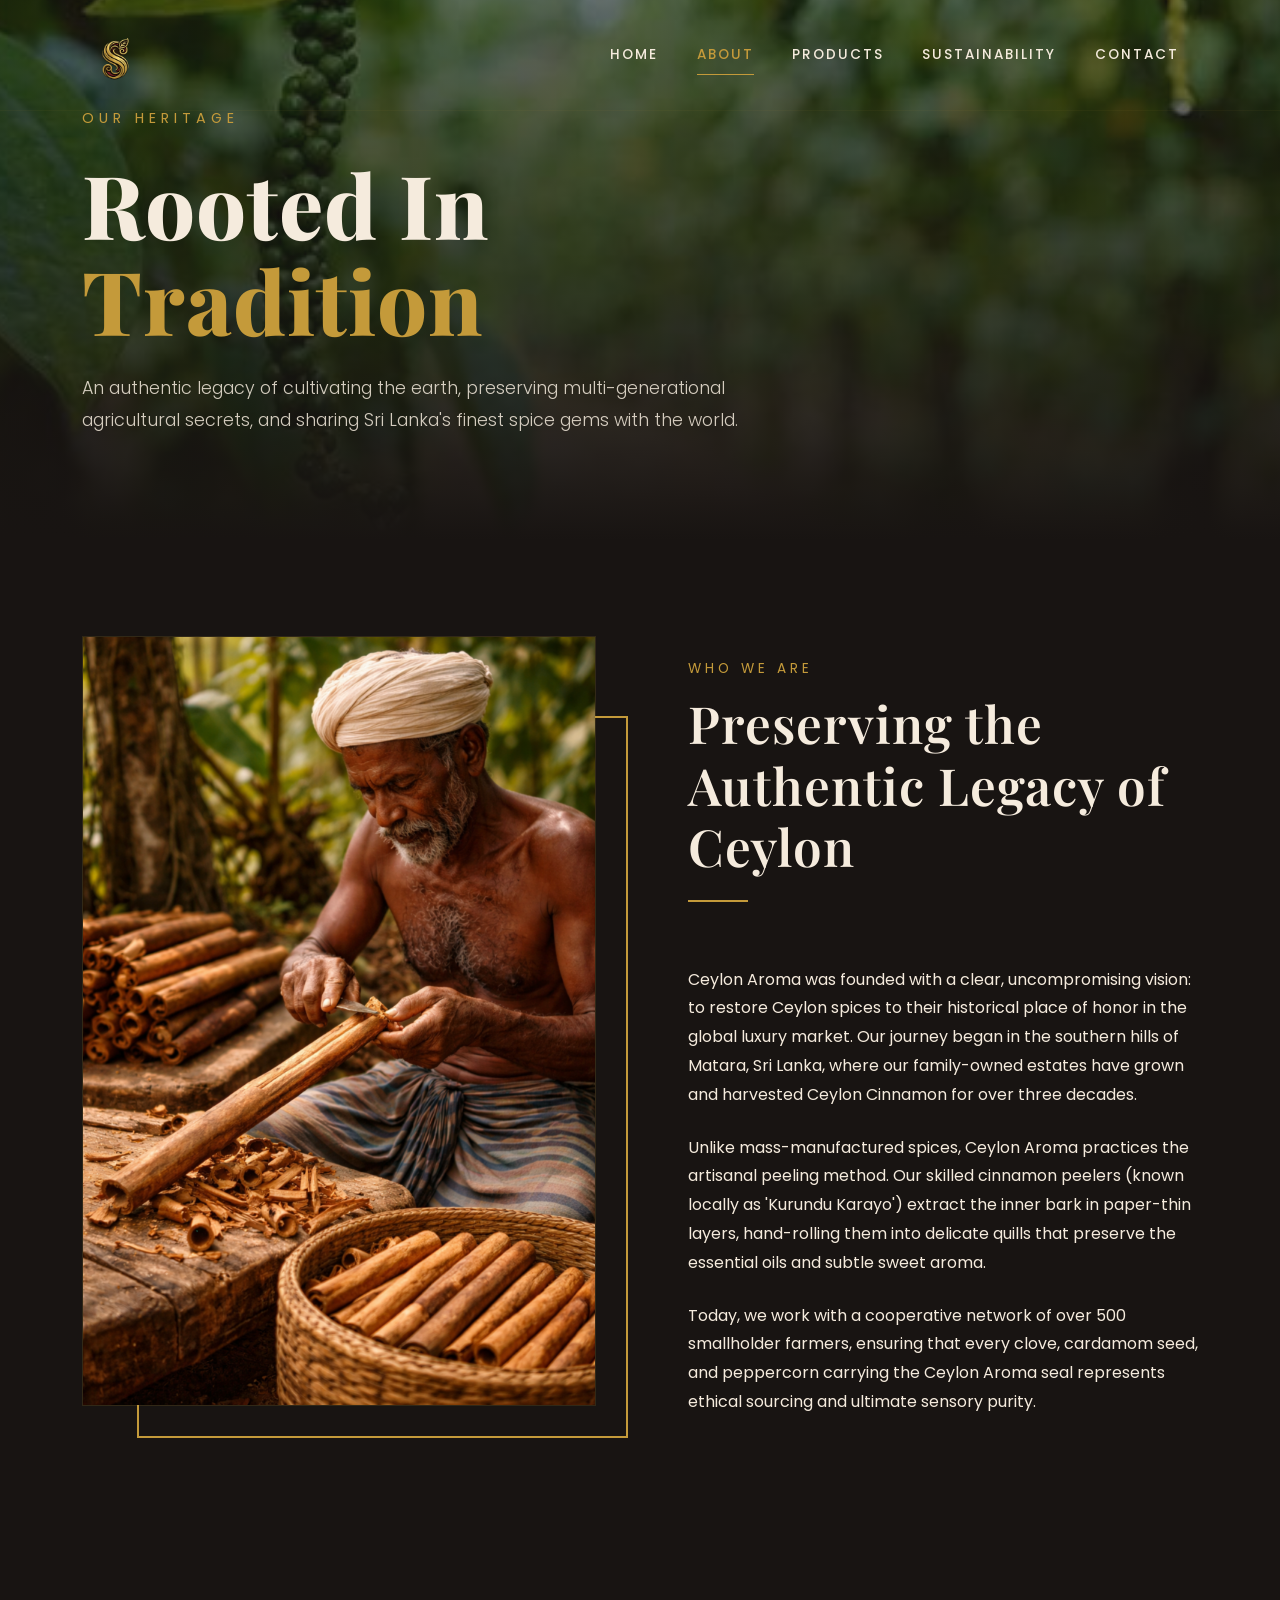
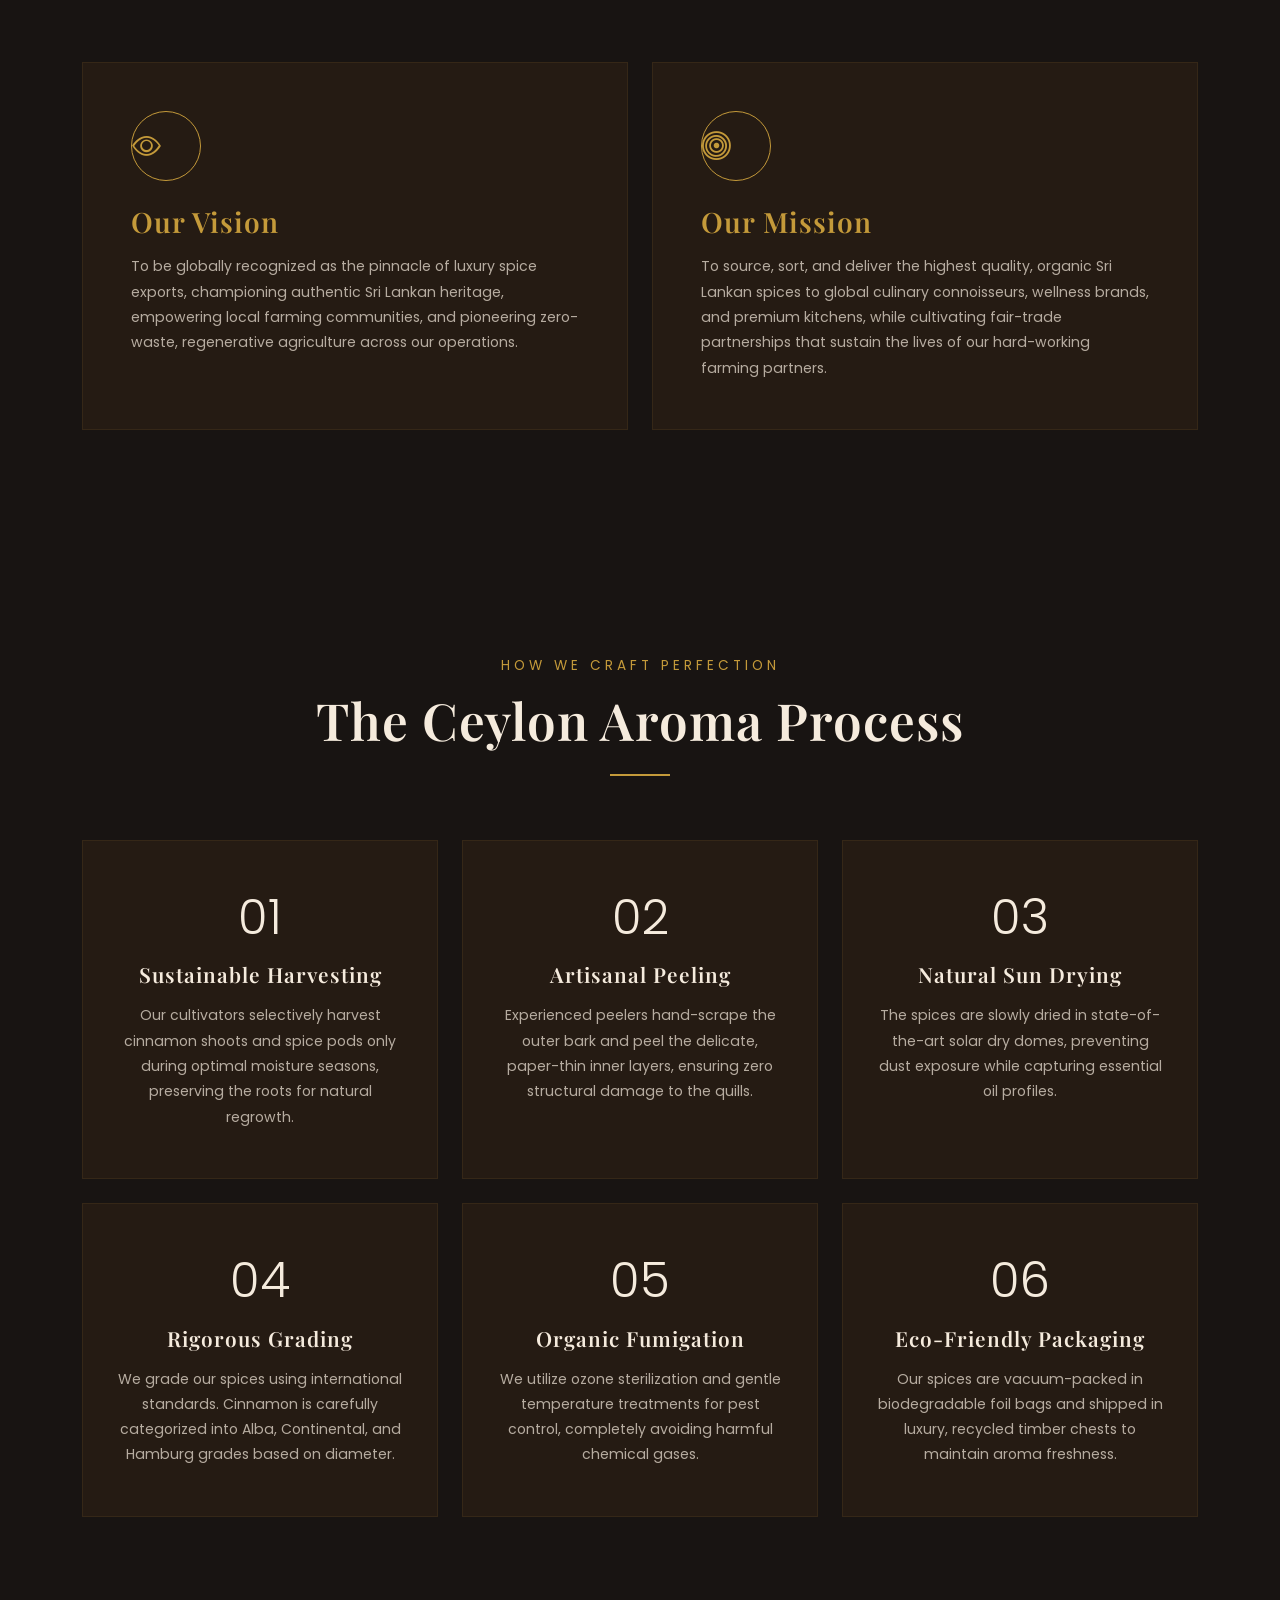
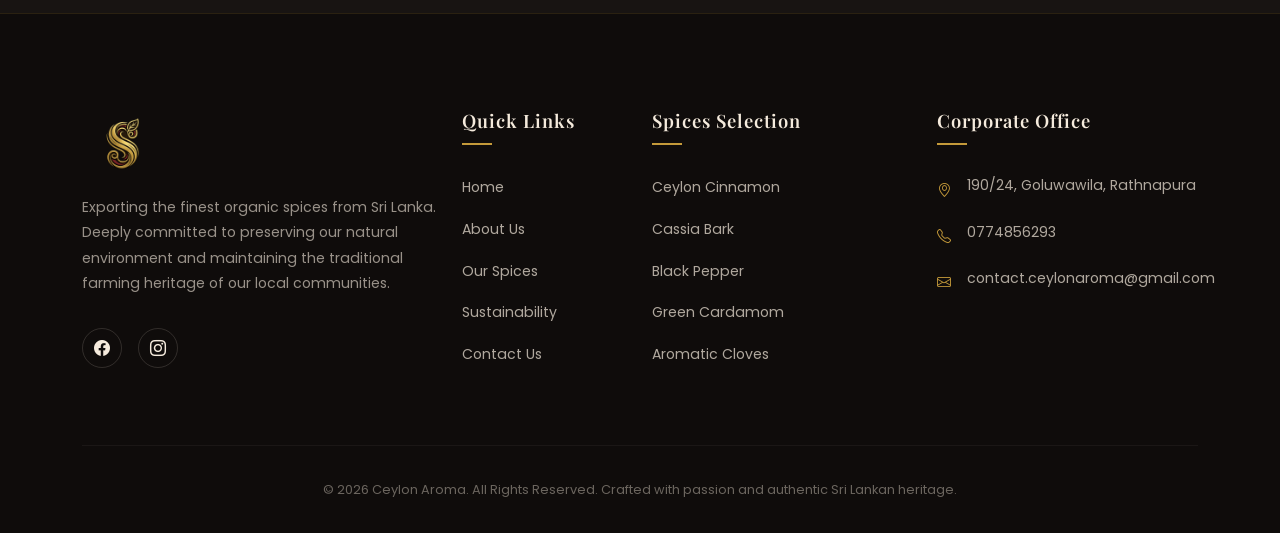
<file: CeylonAroma/about.html>
<!DOCTYPE html>
<html lang="en">
<head>
    <meta charset="UTF-8">
    <meta name="viewport" content="width=device-width, initial-scale=1.0">
    <meta name="description" content="About Ceylon Aroma - Rooted in Sri Lankan Tradition. Learn about our heritage, mission, and the traditional methods we use to harvest Ceylon cinnamon and organic spices.">
    <meta name="keywords" content="Ceylon Aroma history, Sri Lankan spice tradition, organic cinnamon cultivation, fair trade spices Sri Lanka">
    <title>About Us | Ceylon Aroma</title>
    
    <!-- Favicon -->
    <link rel="icon" type="image/png" href="assets/images/Logo.PNG">
    
    <!-- Google Fonts Preconnect -->
    <link rel="preconnect" href="https://fonts.googleapis.com">
    <link rel="preconnect" href="https://fonts.gstatic.com" crossorigin>
    
    <!-- Bootstrap 5 CSS -->
    <link href="https://cdn.jsdelivr.net/npm/bootstrap@5.3.3/dist/css/bootstrap.min.css" rel="stylesheet">
    <!-- Bootstrap Icons -->
    <link href="https://cdn.jsdelivr.net/npm/bootstrap-icons@1.11.3/font/bootstrap-icons.min.css" rel="stylesheet">
    <!-- AOS Animation CSS -->
    <link href="https://unpkg.com/aos@2.3.1/dist/aos.css" rel="stylesheet">
    <!-- Custom CSS -->
    <link href="assets/css/style.css" rel="stylesheet">
</head>
<body>

    <!-- Preloader -->
    <div id="preloader">
        <div class="preloader-logo">
            <img src="assets/images/Logo.PNG" alt="Ceylon Aroma Logo" class="preloader-logo-img">
            <p class="text-gold text-uppercase tracking-wider small mb-0">The Essence of Sri Lankan Spices</p>
            <div class="preloader-spinner"></div>
        </div>
    </div>

    <!-- Navigation Bar -->
    <nav class="navbar navbar-expand-lg navbar-custom fixed-top scrolled">
        <div class="container">
            <a class="navbar-brand navbar-brand-luxury" href="index.html">
                <img src="assets/images/Logo.PNG" alt="Ceylon Aroma Logo">
            </a>
            <button class="navbar-toggler" type="button" data-bs-toggle="collapse" data-bs-target="#navbarContent" aria-controls="navbarContent" aria-expanded="false" aria-label="Toggle navigation">
                <span class="navbar-toggler-icon"></span>
            </button>
            <div class="collapse navbar-collapse" id="navbarContent">
                <ul class="navbar-nav ms-auto mb-2 mb-lg-0">
                    <li class="nav-item">
                        <a class="nav-link" href="index.html">Home</a>
                    </li>
                    <li class="nav-item">
                        <a class="nav-link active" href="about.html">About</a>
                    </li>
                    <li class="nav-item">
                        <a class="nav-link" href="products.html">Products</a>
                    </li>
                    <li class="nav-item">
                        <a class="nav-link" href="sustainability.html">Sustainability</a>
                    </li>
                    <li class="nav-item">
                        <a class="nav-link" href="contact.html">Contact</a>
                    </li>
                </ul>
            </div>
        </div>
    </nav>

    <!-- Subpage Hero Section -->
    <header class="hero-section sus-hero">
        <div class="hero-bg-wrapper">
            <img src="assets/images/Golden%20Tea%20&%20Spice%20Hills.jpg" alt="Sri Lankan misty mountains" class="hero-bg">
        </div>
        <div class="hero-overlay"></div>
        <div class="container">
            <div class="row">
                <div class="col-lg-8 hero-content">
                    <span class="hero-tagline" data-aos="fade-up" data-aos-duration="1000">Our Heritage</span>
                    <h1 class="hero-title" data-aos="fade-up" data-aos-duration="1200" data-aos-delay="200">
                        Rooted In <span class="gold-text">Tradition</span>
                    </h1>
                    <p class="hero-desc mb-0" data-aos="fade-up" data-aos-duration="1400" data-aos-delay="400">
                        An authentic legacy of cultivating the earth, preserving multi-generational agricultural secrets, and sharing Sri Lanka's finest spice gems with the world.
                    </p>
                </div>
            </div>
        </div>
    </header>

    <!-- Company Story Section -->
    <section class="about-section py-5 my-5">
        <div class="container">
            <div class="row align-items-center">
                <div class="col-lg-6 mb-5 mb-lg-0" data-aos="fade-right" data-aos-duration="1200">
                    <div class="about-img-wrapper">
                        <img src="assets/images/Traditional%20cinnamon%20peeling%20craftsmanship.jpg" alt="Traditional cinnamon peeling craftsmanship" class="about-img">
                    </div>
                </div>
                <div class="col-lg-6 ps-lg-5" data-aos="fade-left" data-aos-duration="1200">
                    <div class="section-title-wrapper text-start">
                        <span class="section-subtitle">Who We Are</span>
                        <h2 class="section-title left-align">Preserving the Authentic Legacy of Ceylon</h2>
                    </div>
                    <p class="mb-4">
                        Ceylon Aroma was founded with a clear, uncompromising vision: to restore Ceylon spices to their historical place of honor in the global luxury market. Our journey began in the southern hills of Matara, Sri Lanka, where our family-owned estates have grown and harvested Ceylon Cinnamon for over three decades.
                    </p>
                    <p class="mb-4">
                        Unlike mass-manufactured spices, Ceylon Aroma practices the artisanal peeling method. Our skilled cinnamon peelers (known locally as 'Kurundu Karayo') extract the inner bark in paper-thin layers, hand-rolling them into delicate quills that preserve the essential oils and subtle sweet aroma.
                    </p>
                    <p class="mb-0 text-cream-muted">
                        Today, we work with a cooperative network of over 500 smallholder farmers, ensuring that every clove, cardamom seed, and peppercorn carrying the Ceylon Aroma seal represents ethical sourcing and ultimate sensory purity.
                    </p>
                </div>
            </div>
        </div>
    </section>

    <!-- Vision & Mission Section -->
    <section class="why-section bg-dark-brown">
        <div class="container">
            <div class="row g-4">
                <div class="col-md-6" data-aos="fade-up" data-aos-duration="1000">
                    <div class="why-card text-start p-5">
                        <div class="why-icon-wrapper ms-0 mb-4">
                            <i class="bi bi-eye"></i>
                        </div>
                        <h3 class="luxury-heading mb-3 gold-text">Our Vision</h3>
                        <p class="text-cream-muted">
                            To be globally recognized as the pinnacle of luxury spice exports, championing authentic Sri Lankan heritage, empowering local farming communities, and pioneering zero-waste, regenerative agriculture across our operations.
                        </p>
                    </div>
                </div>
                <div class="col-md-6" data-aos="fade-up" data-aos-duration="1000" data-aos-delay="200">
                    <div class="why-card text-start p-5">
                        <div class="why-icon-wrapper ms-0 mb-4">
                            <i class="bi bi-bullseye"></i>
                        </div>
                        <h3 class="luxury-heading mb-3 gold-text">Our Mission</h3>
                        <p class="text-cream-muted">
                            To source, sort, and deliver the highest quality, organic Sri Lankan spices to global culinary connoisseurs, wellness brands, and premium kitchens, while cultivating fair-trade partnerships that sustain the lives of our hard-working farming partners.
                        </p>
                    </div>
                </div>
            </div>
        </div>
    </section>

    <!-- Our Process Section -->
    <section class="gallery-section py-5 my-5">
        <div class="container">
            <div class="section-title-wrapper text-center">
                <span class="section-subtitle">How We Craft Perfection</span>
                <h2 class="section-title">The Ceylon Aroma Process</h2>
            </div>
            
            <div class="row g-4">
                <div class="col-md-6 col-lg-4" data-aos="zoom-in" data-aos-duration="800" data-aos-delay="100">
                    <div class="why-card">
                        <span class="text-gold display-5 mb-3 d-block">01</span>
                        <h4 class="mb-3">Sustainable Harvesting</h4>
                        <p>Our cultivators selectively harvest cinnamon shoots and spice pods only during optimal moisture seasons, preserving the roots for natural regrowth.</p>
                    </div>
                </div>
                <div class="col-md-6 col-lg-4" data-aos="zoom-in" data-aos-duration="800" data-aos-delay="200">
                    <div class="why-card">
                        <span class="text-gold display-5 mb-3 d-block">02</span>
                        <h4 class="mb-3">Artisanal Peeling</h4>
                        <p>Experienced peelers hand-scrape the outer bark and peel the delicate, paper-thin inner layers, ensuring zero structural damage to the quills.</p>
                    </div>
                </div>
                <div class="col-md-6 col-lg-4" data-aos="zoom-in" data-aos-duration="800" data-aos-delay="300">
                    <div class="why-card">
                        <span class="text-gold display-5 mb-3 d-block">03</span>
                        <h4 class="mb-3">Natural Sun Drying</h4>
                        <p>The spices are slowly dried in state-of-the-art solar dry domes, preventing dust exposure while capturing essential oil profiles.</p>
                    </div>
                </div>
                <div class="col-md-6 col-lg-4" data-aos="zoom-in" data-aos-duration="800" data-aos-delay="400">
                    <div class="why-card">
                        <span class="text-gold display-5 mb-3 d-block">04</span>
                        <h4 class="mb-3">Rigorous Grading</h4>
                        <p>We grade our spices using international standards. Cinnamon is carefully categorized into Alba, Continental, and Hamburg grades based on diameter.</p>
                    </div>
                </div>
                <div class="col-md-6 col-lg-4" data-aos="zoom-in" data-aos-duration="800" data-aos-delay="500">
                    <div class="why-card">
                        <span class="text-gold display-5 mb-3 d-block">05</span>
                        <h4 class="mb-3">Organic Fumigation</h4>
                        <p>We utilize ozone sterilization and gentle temperature treatments for pest control, completely avoiding harmful chemical gases.</p>
                    </div>
                </div>
                <div class="col-md-6 col-lg-4" data-aos="zoom-in" data-aos-duration="800" data-aos-delay="600">
                    <div class="why-card">
                        <span class="text-gold display-5 mb-3 d-block">06</span>
                        <h4 class="mb-3">Eco-Friendly Packaging</h4>
                        <p>Our spices are vacuum-packed in biodegradable foil bags and shipped in luxury, recycled timber chests to maintain aroma freshness.</p>
                    </div>
                </div>
            </div>
        </div>
    </section>

    <!-- Footer -->
    <footer class="footer-section">
        <div class="container">
            <div class="row g-4">
                <div class="col-lg-4 col-md-6">
                    <a class="footer-logo" href="index.html"><img src="assets/images/Logo.PNG" alt="Ceylon Aroma Logo"></a>
                    <p class="footer-about">
                        Exporting the finest organic spices from Sri Lanka. Deeply committed to preserving our natural environment and maintaining the traditional farming heritage of our local communities.
                    </p>
                    <div class="footer-social-links">
                        <a href="https://web.facebook.com/profile.php?id=61591123177286" target="_blank" class="footer-social-link"><i class="bi bi-facebook"></i></a>
                        <a href="https://www.instagram.com/ceylon_aroma.spices/" target="_blank" class="footer-social-link"><i class="bi bi-instagram"></i></a>
                    </div>
                </div>
                
                <div class="col-lg-2 col-md-6 col-6">
                    <h5 class="footer-title">Quick Links</h5>
                    <ul class="footer-links">
                        <li><a href="index.html">Home</a></li>
                        <li><a href="about.html">About Us</a></li>
                        <li><a href="products.html">Our Spices</a></li>
                        <li><a href="sustainability.html">Sustainability</a></li>
                        <li><a href="contact.html">Contact Us</a></li>
                    </ul>
                </div>

                <div class="col-lg-3 col-md-6 col-6">
                    <h5 class="footer-title">Spices Selection</h5>
                    <ul class="footer-links">
                        <li><a href="products.html">Ceylon Cinnamon</a></li>
                        <li><a href="products.html">Cassia Bark</a></li>
                        <li><a href="products.html">Black Pepper</a></li>
                        <li><a href="products.html">Green Cardamom</a></li>
                        <li><a href="products.html">Aromatic Cloves</a></li>
                    </ul>
                </div>

                <div class="col-lg-3 col-md-6">
                    <h5 class="footer-title">Corporate Office</h5>
                    <ul class="footer-contact-info">
                        <li>
                            <i class="bi bi-geo-alt"></i>
                            <span>190/24, Goluwawila, Rathnapura</span>
                        </li>
                        <li>
                            <i class="bi bi-telephone"></i>
                            <span>0774856293</span>
                        </li>
                        <li>
                            <i class="bi bi-envelope"></i>
                            <span>contact.ceylonaroma@gmail.com</span>
                        </li>
                    </ul>
                </div>
            </div>
            
            <div class="footer-bottom text-center">
                <p>&copy; 2026 Ceylon Aroma. All Rights Reserved. Crafted with passion and authentic Sri Lankan heritage.</p>
            </div>
        </div>
    </footer>

    <!-- Back to Top Button -->
    <div id="backToTop" class="back-to-top">
        <i class="bi bi-arrow-up"></i>
    </div>

    <!-- Bootstrap 5 JS Bundle -->
    <script src="https://cdn.jsdelivr.net/npm/bootstrap@5.3.3/dist/js/bootstrap.bundle.min.js"></script>
    <!-- AOS Animation JS -->
    <script src="https://unpkg.com/aos@2.3.1/dist/aos.js"></script>
    <!-- Custom JS -->
    <script src="assets/js/main.js"></script>
    
    <!-- Initialize AOS -->
    <script>
        AOS.init({
            once: true,
            mirror: false
        });
    </script>
</body>
</html>
</file>
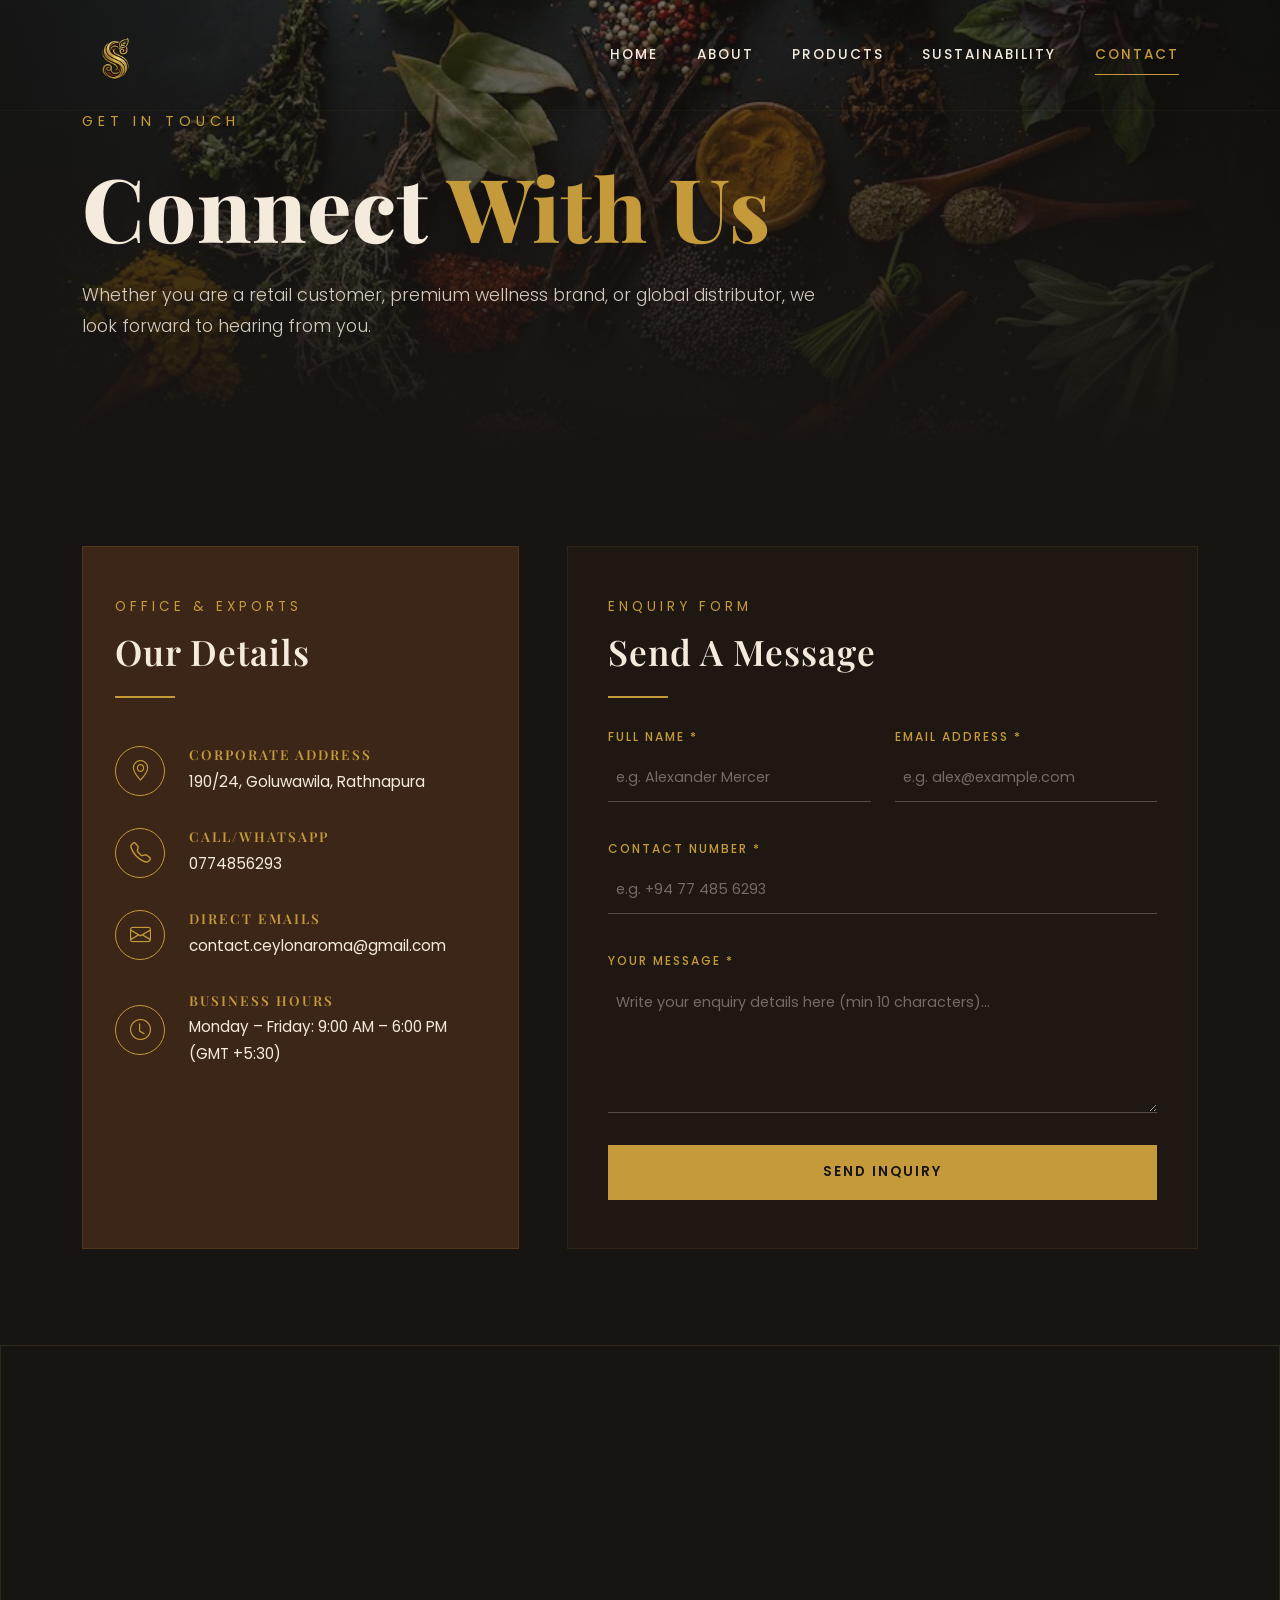
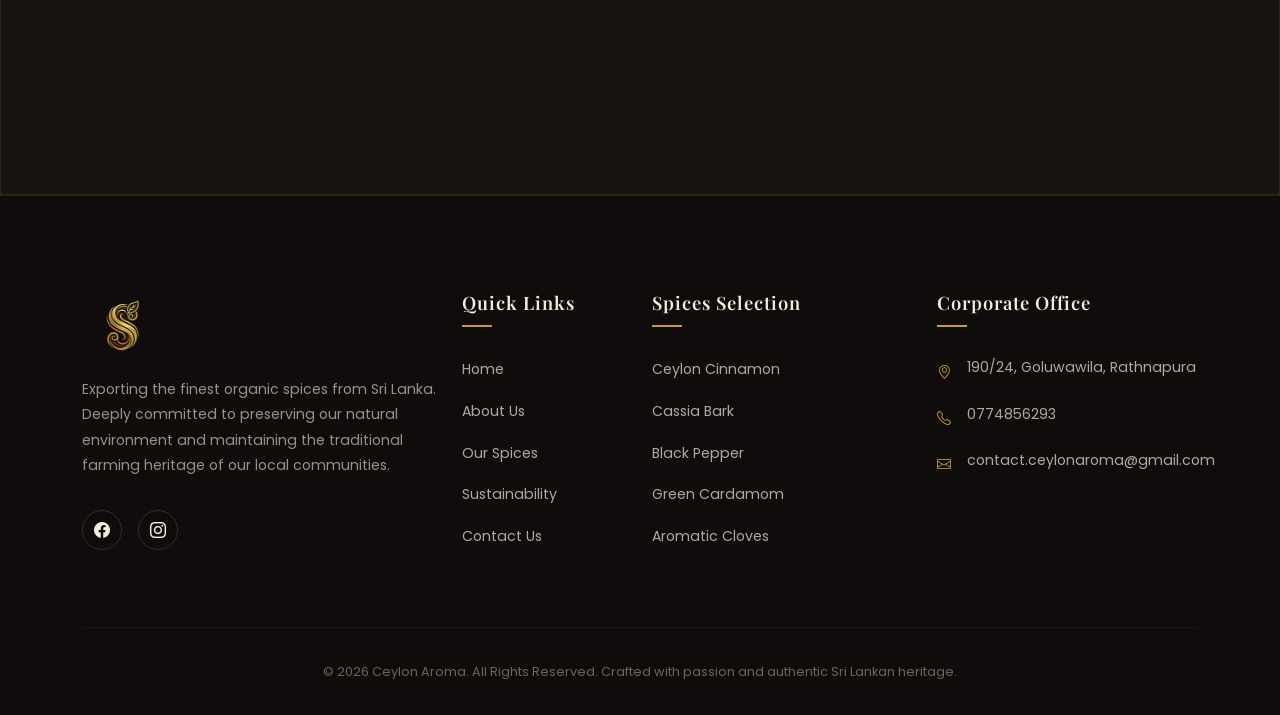
<file: CeylonAroma/contact.html>
<!DOCTYPE html>
<html lang="en">
<head>
    <meta charset="UTF-8">
    <meta name="viewport" content="width=device-width, initial-scale=1.0">
    <meta name="description" content="Contact Ceylon Aroma. Submit your business or retail enquiries for organic Sri Lankan spices. Phone: 0774856293. Email: contact.ceylonaroma@gmail.com.">
    <meta name="keywords" content="contact Ceylon Aroma, Sri Lankan spice exporters, wholesale cinnamon enquiries, spice imports Colombo">
    <title>Contact Us | Ceylon Aroma</title>
    
    <!-- Google Fonts Preconnect -->
    <link rel="preconnect" href="https://fonts.googleapis.com">
    <link rel="preconnect" href="https://fonts.gstatic.com" crossorigin>
    
    <!-- Bootstrap 5 CSS -->
    <link href="https://cdn.jsdelivr.net/npm/bootstrap@5.3.3/dist/css/bootstrap.min.css" rel="stylesheet">
    <!-- Bootstrap Icons -->
    <link href="https://cdn.jsdelivr.net/npm/bootstrap-icons@1.11.3/font/bootstrap-icons.min.css" rel="stylesheet">
    <!-- AOS Animation CSS -->
    <link href="https://unpkg.com/aos@2.3.1/dist/aos.css" rel="stylesheet">
    <!-- Custom CSS -->
    <link href="assets/css/style.css" rel="stylesheet">
</head>
<body>

    <!-- Preloader -->
    <div id="preloader">
        <div class="preloader-logo">
            <img src="assets/images/Logo.PNG" alt="Ceylon Aroma Logo" class="preloader-logo-img">
            <p class="text-gold text-uppercase tracking-wider small mb-0">The Essence of Sri Lankan Spices</p>
            <div class="preloader-spinner"></div>
        </div>
    </div>

    <!-- Navigation Bar -->
    <nav class="navbar navbar-expand-lg navbar-custom fixed-top scrolled">
        <div class="container">
            <a class="navbar-brand navbar-brand-luxury" href="index.html">
                <img src="assets/images/Logo.PNG" alt="Ceylon Aroma Logo">
            </a>
            <button class="navbar-toggler" type="button" data-bs-toggle="collapse" data-bs-target="#navbarContent" aria-controls="navbarContent" aria-expanded="false" aria-label="Toggle navigation">
                <span class="navbar-toggler-icon"></span>
            </button>
            <div class="collapse navbar-collapse" id="navbarContent">
                <ul class="navbar-nav ms-auto mb-2 mb-lg-0">
                    <li class="nav-item">
                        <a class="nav-link" href="index.html">Home</a>
                    </li>
                    <li class="nav-item">
                        <a class="nav-link" href="about.html">About</a>
                    </li>
                    <li class="nav-item">
                        <a class="nav-link" href="products.html">Products</a>
                    </li>
                    <li class="nav-item">
                        <a class="nav-link" href="sustainability.html">Sustainability</a>
                    </li>
                    <li class="nav-item">
                        <a class="nav-link active" href="contact.html">Contact</a>
                    </li>
                </ul>
            </div>
        </div>
    </nav>

    <!-- Subpage Hero Section -->
    <header class="hero-section contact-hero">
        <div class="hero-bg-wrapper">
            <img src="assets/images/rich%20aroma.jpg" alt="Rich assorted spices texture" class="hero-bg">
        </div>
        <div class="hero-overlay"></div>
        <div class="container">
            <div class="row">
                <div class="col-lg-8 hero-content">
                    <span class="hero-tagline" data-aos="fade-up" data-aos-duration="1000">Get In Touch</span>
                    <h1 class="hero-title" data-aos="fade-up" data-aos-duration="1200" data-aos-delay="200">
                        Connect <span class="gold-text">With Us</span>
                    </h1>
                    <p class="hero-desc mb-0" data-aos="fade-up" data-aos-duration="1400" data-aos-delay="400">
                        Whether you are a retail customer, premium wellness brand, or global distributor, we look forward to hearing from you.
                    </p>
                </div>
            </div>
        </div>
    </header>

    <!-- Contact Content Section -->
    <section class="about-section py-5 my-5">
        <div class="container">
            <div class="row g-5">
                
                <!-- Left Details Column -->
                <div class="col-lg-5" data-aos="fade-right" data-aos-duration="1000">
                    <div class="contact-card-info">
                        <div class="section-title-wrapper text-start mb-5">
                            <span class="section-subtitle">Office & Exports</span>
                            <h2 class="section-title left-align" style="font-size: 2.2rem;">Our Details</h2>
                        </div>
                        
                        <div class="contact-info-item">
                            <div class="contact-info-icon">
                                <i class="bi bi-geo-alt"></i>
                            </div>
                            <div class="contact-info-content">
                                <h5>Corporate Address</h5>
                                <p>190/24, Goluwawila, Rathnapura</p>
                            </div>
                        </div>

                        <div class="contact-info-item">
                            <div class="contact-info-icon">
                                <i class="bi bi-telephone"></i>
                            </div>
                            <div class="contact-info-content">
                                <h5>Call/WhatsApp</h5>
                                <p><a href="tel:+94774856293">0774856293</a></p>
                            </div>
                        </div>

                        <div class="contact-info-item">
                            <div class="contact-info-icon">
                                <i class="bi bi-envelope"></i>
                            </div>
                            <div class="contact-info-content">
                                <h5>Direct Emails</h5>
                                <p><a href="mailto:contact.ceylonaroma@gmail.com">contact.ceylonaroma@gmail.com</a></p>
                            </div>
                        </div>

                        <div class="contact-info-item mb-0">
                            <div class="contact-info-icon">
                                <i class="bi bi-clock"></i>
                            </div>
                            <div class="contact-info-content">
                                <h5>Business Hours</h5>
                                <p>Monday – Friday: 9:00 AM – 6:00 PM (GMT +5:30)</p>
                            </div>
                        </div>
                    </div>
                </div>

                <!-- Right Form Column -->
                <div class="col-lg-7" data-aos="fade-left" data-aos-duration="1000">
                    <div class="contact-form-wrapper">
                        <div class="section-title-wrapper text-start mb-4">
                            <span class="section-subtitle">Enquiry Form</span>
                            <h2 class="section-title left-align" style="font-size: 2.2rem;">Send A Message</h2>
                        </div>
                        
                        <form id="luxuryContactForm" novalidate>
                            <div class="row">
                                <div class="col-md-6 form-group-luxury">
                                    <label for="formName" class="form-label-luxury">Full Name *</label>
                                    <input type="text" name="Name" class="form-control form-control-luxury" id="formName" placeholder="e.g. Alexander Mercer" required>
                                    <div class="invalid-feedback">Please enter your full name.</div>
                                </div>
                                <div class="col-md-6 form-group-luxury">
                                    <label for="formEmail" class="form-label-luxury">Email Address *</label>
                                    <input type="email" name="Email" class="form-control form-control-luxury" id="formEmail" placeholder="e.g. alex@example.com" required>
                                    <div class="invalid-feedback">Please enter a valid email address.</div>
                                </div>
                            </div>
                            
                            <div class="form-group-luxury">
                                <label for="formPhone" class="form-label-luxury">Contact Number *</label>
                                <input type="tel" name="Phone" class="form-control form-control-luxury" id="formPhone" placeholder="e.g. +94 77 485 6293" required>
                                <div class="invalid-feedback">Please enter a valid phone number (9-15 digits).</div>
                            </div>
                            
                            <div class="form-group-luxury">
                                <label for="formMessage" class="form-label-luxury">Your Message *</label>
                                <textarea name="Message" class="form-control form-control-luxury" id="formMessage" rows="5" placeholder="Write your enquiry details here (min 10 characters)..." required></textarea>
                                <div class="invalid-feedback">Message must be at least 10 characters long.</div>
                            </div>
                            
                            <div class="mt-4">
                                <button type="submit" class="btn-luxury-solid w-100">Send Inquiry</button>
                            </div>
                        </form>
                    </div>
                </div>

            </div>
        </div>
    </section>

    <!-- Google Maps Section -->
    <section class="gallery-section py-0">
        <div class="container-fluid p-0">
            <div class="map-container">
                <!-- Google Map Iframe pointing to estate location -->
                <iframe src="https://maps.google.com/maps?q=6.7140095,80.3950717&amp;t=k&amp;z=17&amp;output=embed" allowfullscreen="" loading="lazy" referrerpolicy="no-referrer-when-downgrade"></iframe>
            </div>
        </div>
    </section>

    <!-- Success Modal -->
    <div class="modal fade success-modal" id="formSuccessModal" tabindex="-1" aria-hidden="true">
        <div class="modal-dialog modal-dialog-centered">
            <div class="modal-content">
                <div class="success-icon">
                    <i class="bi bi-envelope-check"></i>
                </div>
                <h3 class="luxury-heading mb-3 gold-text">Enquiry Received</h3>
                <p class="text-cream mb-4">
                    Thank you for contacting Ceylon Aroma. Your premium enquiry has been successfully logged. Our export relations desk will reach out to you within 24 hours.
                </p>
                <button type="button" class="btn-luxury-solid px-5" data-bs-dismiss="modal">Close</button>
            </div>
        </div>
    </div>

    <!-- Footer -->
    <footer class="footer-section mt-0">
        <div class="container">
            <div class="row g-4">
                <div class="col-lg-4 col-md-6">
                    <a class="footer-logo" href="index.html"><img src="assets/images/Logo.PNG" alt="Ceylon Aroma Logo"></a>
                    <p class="footer-about">
                        Exporting the finest organic spices from Sri Lanka. Deeply committed to preserving our natural environment and maintaining the traditional farming heritage of our local communities.
                    </p>
                    <div class="footer-social-links">
                        <a href="https://web.facebook.com/profile.php?id=61591123177286" target="_blank" class="footer-social-link"><i class="bi bi-facebook"></i></a>
                        <a href="https://www.instagram.com/ceylon_aroma.spices/" target="_blank" class="footer-social-link"><i class="bi bi-instagram"></i></a>
                    </div>
                </div>
                
                <div class="col-lg-2 col-md-6 col-6">
                    <h5 class="footer-title">Quick Links</h5>
                    <ul class="footer-links">
                        <li><a href="index.html">Home</a></li>
                        <li><a href="about.html">About Us</a></li>
                        <li><a href="products.html">Our Spices</a></li>
                        <li><a href="sustainability.html">Sustainability</a></li>
                        <li><a href="contact.html">Contact Us</a></li>
                    </ul>
                </div>

                <div class="col-lg-3 col-md-6 col-6">
                    <h5 class="footer-title">Spices Selection</h5>
                    <ul class="footer-links">
                        <li><a href="products.html">Ceylon Cinnamon</a></li>
                        <li><a href="products.html">Cassia Bark</a></li>
                        <li><a href="products.html">Black Pepper</a></li>
                        <li><a href="products.html">Green Cardamom</a></li>
                        <li><a href="products.html">Aromatic Cloves</a></li>
                    </ul>
                </div>

                <div class="col-lg-3 col-md-6">
                    <h5 class="footer-title">Corporate Office</h5>
                    <ul class="footer-contact-info">
                        <li>
                            <i class="bi bi-geo-alt"></i>
                            <span>190/24, Goluwawila, Rathnapura</span>
                        </li>
                        <li>
                            <i class="bi bi-telephone"></i>
                            <span>0774856293</span>
                        </li>
                        <li>
                            <i class="bi bi-envelope"></i>
                            <span>contact.ceylonaroma@gmail.com</span>
                        </li>
                    </ul>
                </div>
            </div>
            
            <div class="footer-bottom text-center">
                <p>&copy; 2026 Ceylon Aroma. All Rights Reserved. Crafted with passion and authentic Sri Lankan heritage.</p>
            </div>
        </div>
    </footer>

    <!-- Back to Top Button -->
    <div id="backToTop" class="back-to-top">
        <i class="bi bi-arrow-up"></i>
    </div>

    <!-- Bootstrap 5 JS Bundle -->
    <script src="https://cdn.jsdelivr.net/npm/bootstrap@5.3.3/dist/js/bootstrap.bundle.min.js"></script>
    <!-- AOS Animation JS -->
    <script src="https://unpkg.com/aos@2.3.1/dist/aos.js"></script>
    <!-- Custom JS -->
    <script src="assets/js/main.js"></script>
    
    <!-- Initialize AOS & Query Param handler -->
    <script>
        AOS.init({
            once: true,
            mirror: false
        });
        
        // Prepopulate form field if coming from product details
        document.addEventListener('DOMContentLoaded', function() {
            const urlParams = new URLSearchParams(window.location.search);
            const productParam = urlParams.get('product');
            
            if (productParam) {
                const messageArea = document.getElementById('formMessage');
                
                // Format the product parameter value for text
                let formattedProduct = productParam.replace(/-/g, ' ');
                formattedProduct = formattedProduct.replace(/\b\w/g, c => c.toUpperCase());
                
                if (messageArea) {
                    messageArea.value = `Dear Ceylon Aroma Team,\n\nI would like to receive further export pricing, volume capabilities, and delivery terms for your "${formattedProduct}". Please contact me back.\n\nBest regards,`;
                }
            }
        });
    </script>
</body>
</html>
</file>
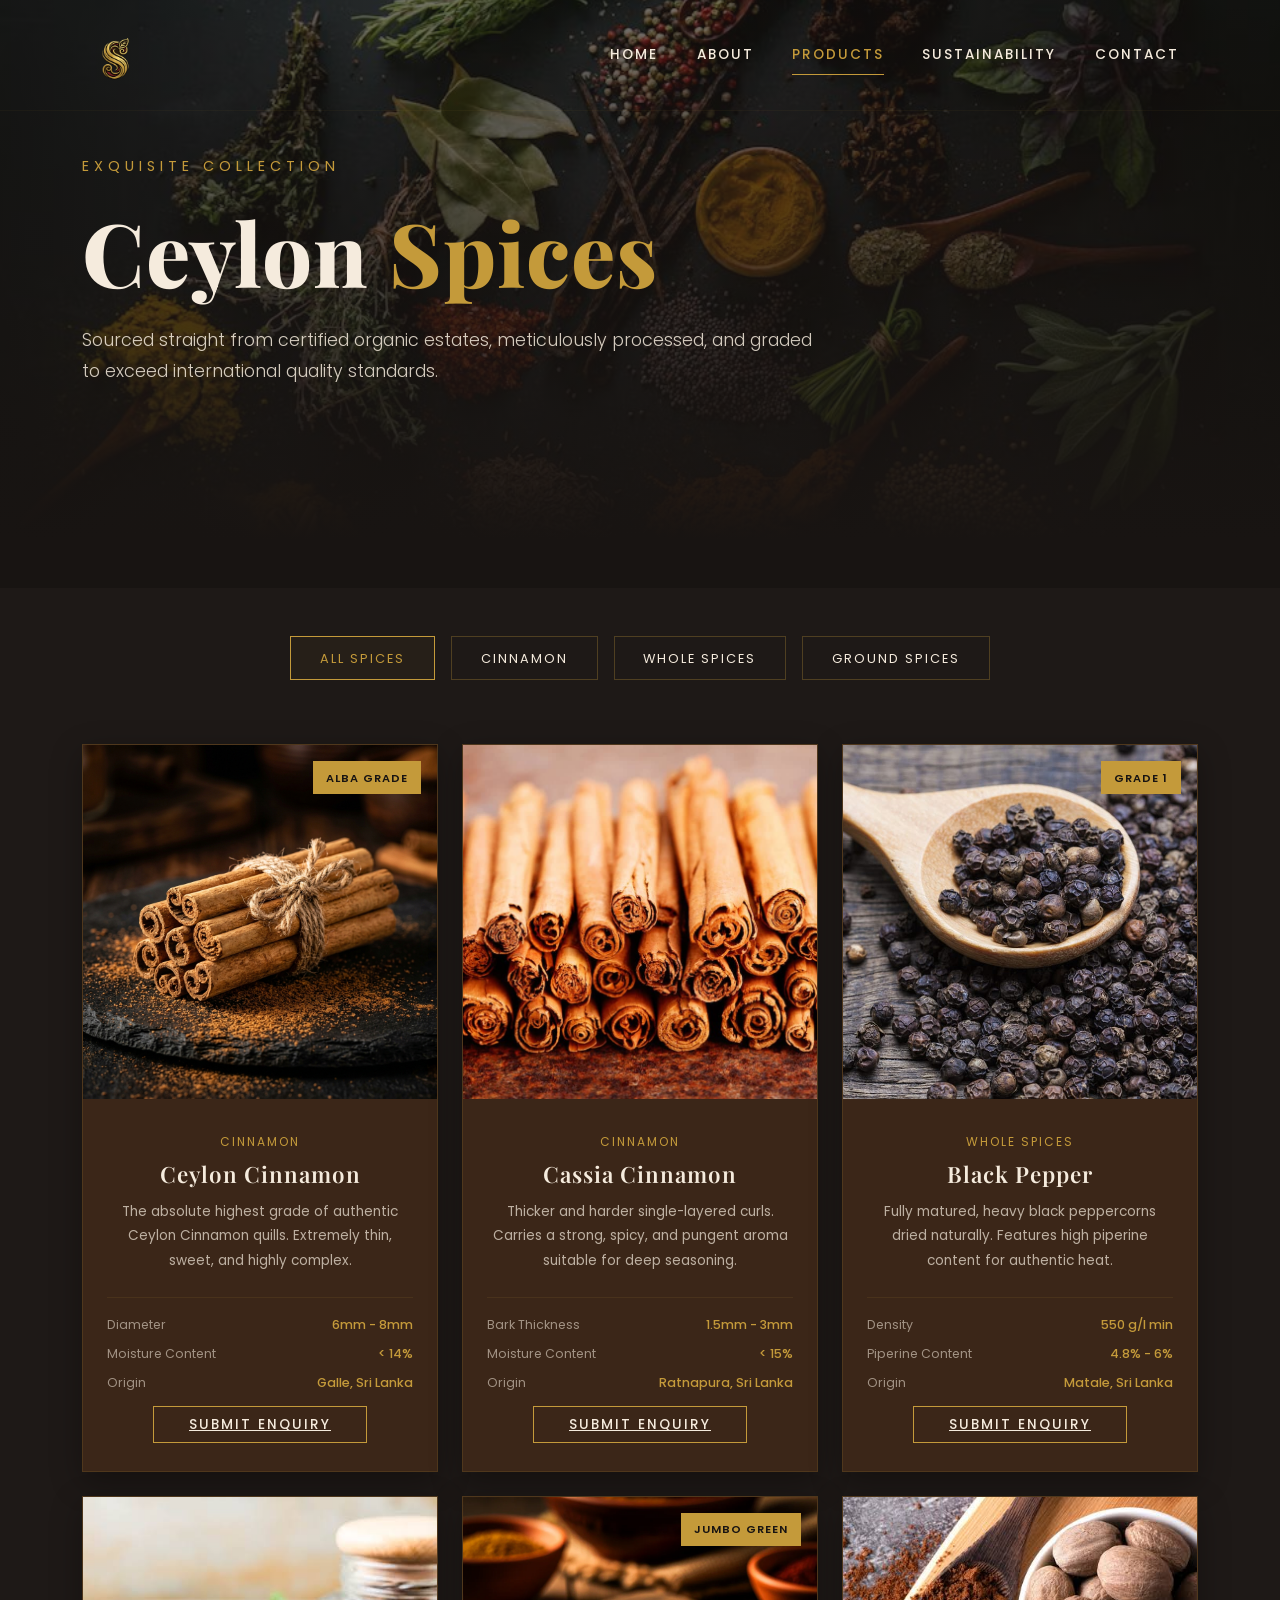
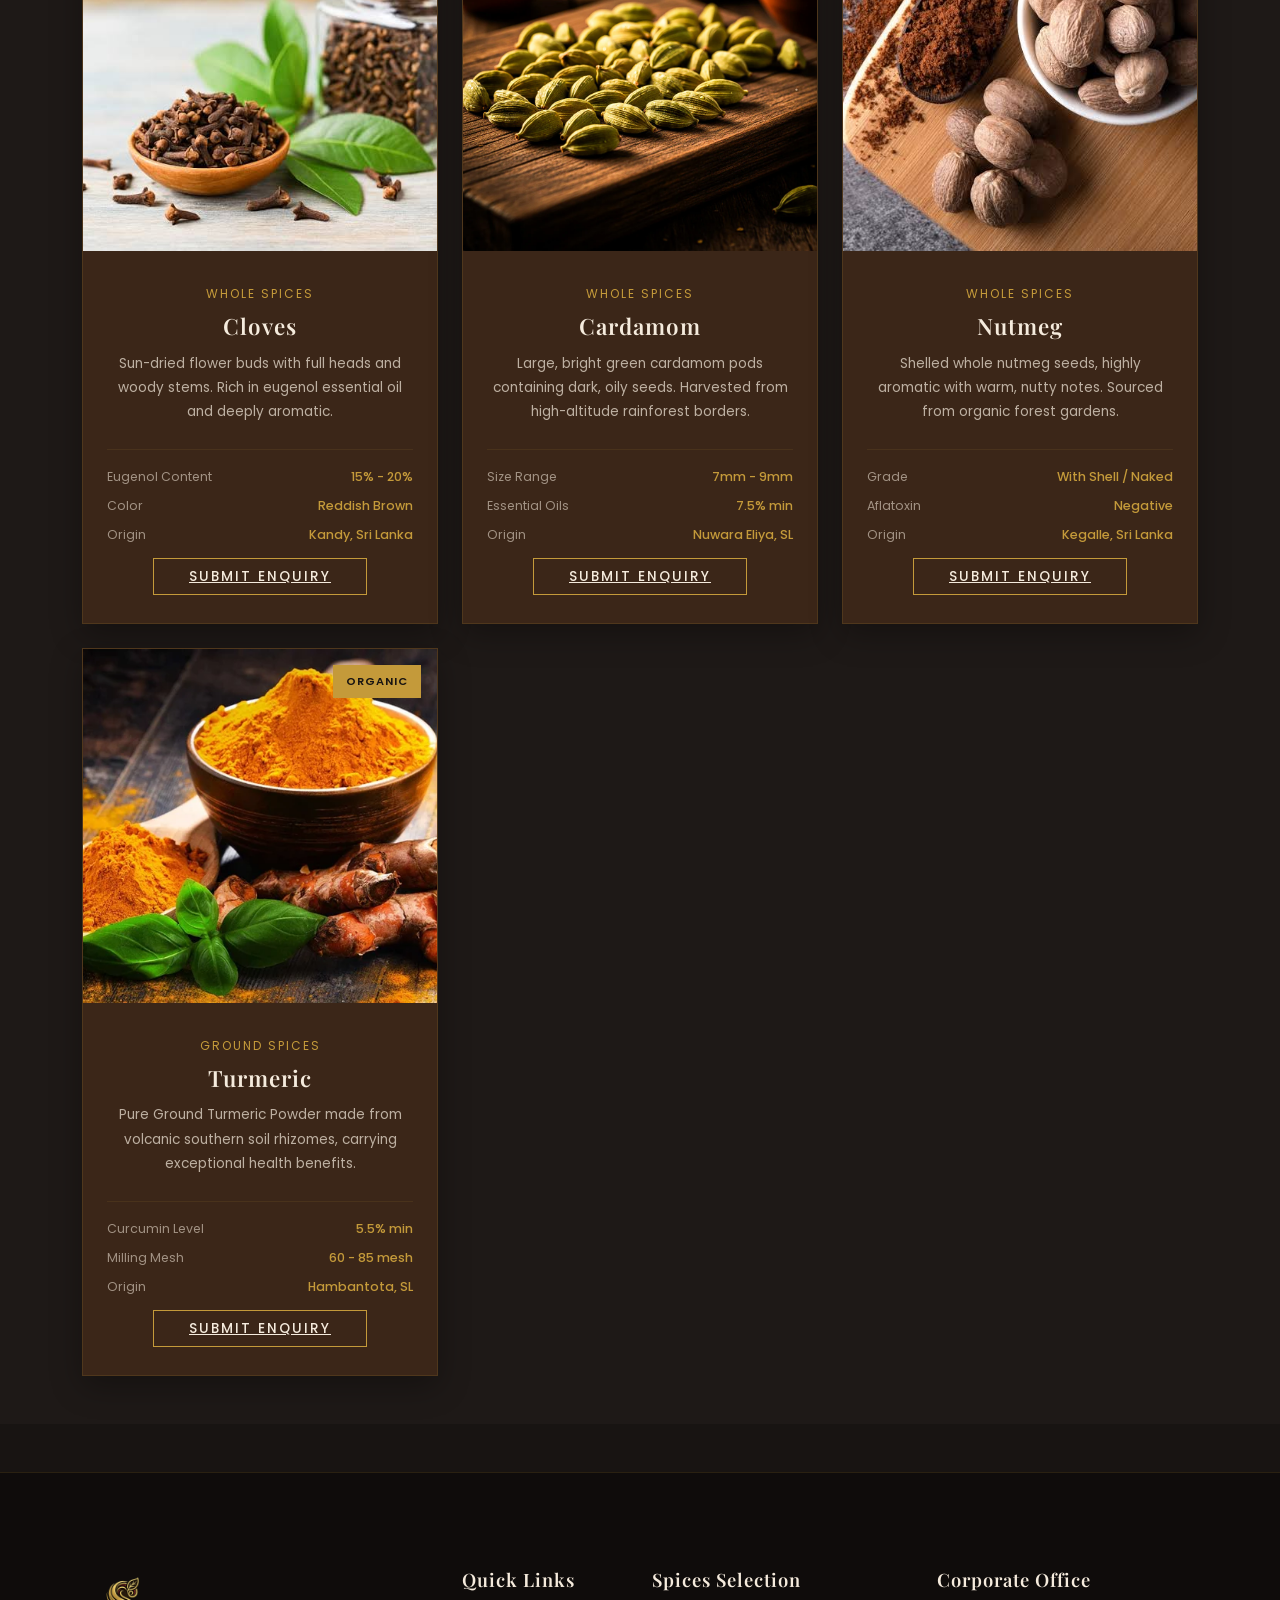
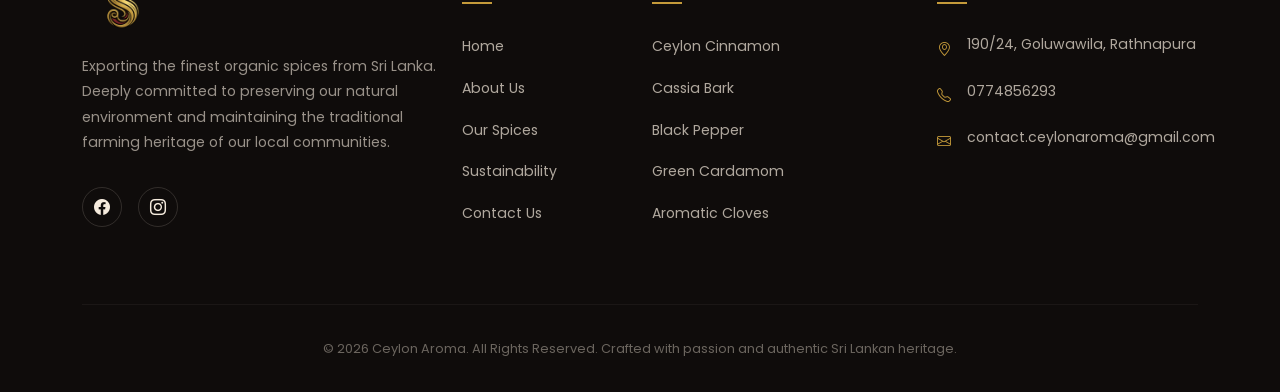
<file: CeylonAroma/products.html>
<!DOCTYPE html>
<html lang="en">
<head>
    <meta charset="UTF-8">
    <meta name="viewport" content="width=device-width, initial-scale=1.0">
    <meta name="description" content="Products | Ceylon Aroma. Explore our luxury collection of organic Ceylon spices. Sourced ethically from Sri Lankan farms, including Alba Grade Cinnamon, Black Pepper, Cloves, Cardamom, Nutmeg, and Turmeric.">
    <meta name="keywords" content="buy Ceylon cinnamon, organic black pepper, premium cardamom, spice exports Sri Lanka, wholesale spices Colombo">
    <title>Our Products | Ceylon Aroma</title>
    
    <!-- Google Fonts Preconnect -->
    <link rel="preconnect" href="https://fonts.googleapis.com">
    <link rel="preconnect" href="https://fonts.gstatic.com" crossorigin>
    
    <!-- Bootstrap 5 CSS -->
    <link href="https://cdn.jsdelivr.net/npm/bootstrap@5.3.3/dist/css/bootstrap.min.css" rel="stylesheet">
    <!-- Bootstrap Icons -->
    <link href="https://cdn.jsdelivr.net/npm/bootstrap-icons@1.11.3/font/bootstrap-icons.min.css" rel="stylesheet">
    <!-- AOS Animation CSS -->
    <link href="https://unpkg.com/aos@2.3.1/dist/aos.css" rel="stylesheet">
    <!-- Custom CSS -->
    <link href="assets/css/style.css" rel="stylesheet">
    
    <style>
        .filter-btn-group {
            display: flex;
            justify-content: center;
            gap: 1rem;
            flex-wrap: wrap;
            margin-bottom: 4rem;
        }
        
        .filter-btn {
            background-color: transparent;
            color: var(--cream);
            border: 1px solid rgba(196, 154, 58, 0.3);
            padding: 0.6rem 1.8rem;
            font-family: var(--font-body);
            font-size: 0.8rem;
            letter-spacing: 2px;
            text-transform: uppercase;
            cursor: pointer;
            transition: var(--transition-fast);
        }
        
        .filter-btn:hover, .filter-btn.active {
            border-color: var(--gold);
            color: var(--gold);
            background-color: rgba(196, 154, 58, 0.05);
        }
        
        .product-spec-list {
            text-align: left;
            font-size: 0.78rem;
            border-top: 1px solid rgba(196, 154, 58, 0.1);
            padding-top: 1rem;
            margin-top: 1rem;
            list-style: none;
            padding-left: 0;
        }
        
        .product-spec-list li {
            margin-bottom: 0.4rem;
            display: flex;
            justify-content: space-between;
        }
        
        .product-spec-label {
            color: rgba(245, 235, 221, 0.55);
        }
        
        .product-spec-val {
            font-weight: 500;
            color: var(--gold);
        }
    </style>
</head>
<body>

    <!-- Preloader -->
    <div id="preloader">
        <div class="preloader-logo">
            <img src="assets/images/Logo.PNG" alt="Ceylon Aroma Logo" class="preloader-logo-img">
            <p class="text-gold text-uppercase tracking-wider small mb-0">The Essence of Sri Lankan Spices</p>
            <div class="preloader-spinner"></div>
        </div>
    </div>

    <!-- Navigation Bar -->
    <nav class="navbar navbar-expand-lg navbar-custom fixed-top scrolled">
        <div class="container">
            <a class="navbar-brand navbar-brand-luxury" href="index.html">
                <img src="assets/images/Logo.PNG" alt="Ceylon Aroma Logo">
            </a>
            <button class="navbar-toggler" type="button" data-bs-toggle="collapse" data-bs-target="#navbarContent" aria-controls="navbarContent" aria-expanded="false" aria-label="Toggle navigation">
                <span class="navbar-toggler-icon"></span>
            </button>
            <div class="collapse navbar-collapse" id="navbarContent">
                <ul class="navbar-nav ms-auto mb-2 mb-lg-0">
                    <li class="nav-item">
                        <a class="nav-link" href="index.html">Home</a>
                    </li>
                    <li class="nav-item">
                        <a class="nav-link" href="about.html">About</a>
                    </li>
                    <li class="nav-item">
                        <a class="nav-link active" href="products.html">Products</a>
                    </li>
                    <li class="nav-item">
                        <a class="nav-link" href="sustainability.html">Sustainability</a>
                    </li>
                    <li class="nav-item">
                        <a class="nav-link" href="contact.html">Contact</a>
                    </li>
                </ul>
            </div>
        </div>
    </nav>

    <!-- Subpage Hero Section -->
    <header class="hero-section sus-hero">
        <div class="hero-bg-wrapper">
            <img src="assets/images/rich%20aroma.jpg" alt="Premium luxury spices assortment background" class="hero-bg">
        </div>
        <div class="hero-overlay"></div>
        <div class="container">
            <div class="row">
                <div class="col-lg-8 hero-content">
                    <span class="hero-tagline" data-aos="fade-up" data-aos-duration="1000">Exquisite Collection</span>
                    <h1 class="hero-title" data-aos="fade-up" data-aos-duration="1200" data-aos-delay="200">
                        Ceylon <span class="gold-text">Spices</span>
                    </h1>
                    <p class="hero-desc mb-0" data-aos="fade-up" data-aos-duration="1400" data-aos-delay="400">
                        Sourced straight from certified organic estates, meticulously processed, and graded to exceed international quality standards.
                    </p>
                </div>
            </div>
        </div>
    </header>

    <!-- Products Collection Section -->
    <section class="products-section py-5 my-5">
        <div class="container">
            
            <!-- Category Filter Buttons -->
            <div class="filter-btn-group" data-aos="fade-up" data-aos-duration="800">
                <button class="filter-btn active" data-filter="all">All Spices</button>
                <button class="filter-btn" data-filter="cinnamon">Cinnamon</button>
                <button class="filter-btn" data-filter="whole">Whole Spices</button>
                <button class="filter-btn" data-filter="ground">Ground Spices</button>
            </div>
            
            <!-- Product Cards Grid -->
            <div class="row g-4" id="productsGrid">
                
                <!-- Card 1: Ceylon Cinnamon -->
                <div class="col-md-6 col-lg-4 product-item-card" data-category="cinnamon" data-aos="fade-up" data-aos-duration="800" data-aos-delay="100">
                    <div class="product-card">
                        <span class="product-badge">Alba Grade</span>
                        <div class="product-img-wrapper">
                            <img src="assets/images/cinnamon_sticks.png" alt="Ceylon Cinnamon sticks" class="product-img">
                        </div>
                        <div class="product-info">
                            <span class="product-category">Cinnamon</span>
                            <h3 class="product-name">Ceylon Cinnamon</h3>
                            <p class="product-desc">The absolute highest grade of authentic Ceylon Cinnamon quills. Extremely thin, sweet, and highly complex.</p>
                            <ul class="product-spec-list">
                                <li>
                                    <span class="product-spec-label">Diameter</span>
                                    <span class="product-spec-val">6mm - 8mm</span>
                                </li>
                                <li>
                                    <span class="product-spec-label">Moisture Content</span>
                                    <span class="product-spec-val">&lt; 14%</span>
                                </li>
                                <li>
                                    <span class="product-spec-label">Origin</span>
                                    <span class="product-spec-val">Galle, Sri Lanka</span>
                                </li>
                            </ul>
                            <a href="contact.html?product=ceylon-cinnamon" class="btn-luxury w-100 mt-3 py-2">Submit Enquiry</a>
                        </div>
                    </div>
                </div>

                <!-- Card 2: Cassia Cinnamon -->
                <div class="col-md-6 col-lg-4 product-item-card" data-category="cinnamon" data-aos="fade-up" data-aos-duration="800" data-aos-delay="200">
                    <div class="product-card">
                        <div class="product-img-wrapper">
                            <img src="assets/images/Cassia%20Cinnamon.jpg" alt="Cassia Cinnamon rolls" class="product-img">
                        </div>
                        <div class="product-info">
                            <span class="product-category">Cinnamon</span>
                            <h3 class="product-name">Cassia Cinnamon</h3>
                            <p class="product-desc">Thicker and harder single-layered curls. Carries a strong, spicy, and pungent aroma suitable for deep seasoning.</p>
                            <ul class="product-spec-list">
                                <li>
                                    <span class="product-spec-label">Bark Thickness</span>
                                    <span class="product-spec-val">1.5mm - 3mm</span>
                                </li>
                                <li>
                                    <span class="product-spec-label">Moisture Content</span>
                                    <span class="product-spec-val">&lt; 15%</span>
                                </li>
                                <li>
                                    <span class="product-spec-label">Origin</span>
                                    <span class="product-spec-val">Ratnapura, Sri Lanka</span>
                                </li>
                            </ul>
                            <a href="contact.html?product=cassia-cinnamon" class="btn-luxury w-100 mt-3 py-2">Submit Enquiry</a>
                        </div>
                    </div>
                </div>

                <!-- Card 3: Black Pepper -->
                <div class="col-md-6 col-lg-4 product-item-card" data-category="whole" data-aos="fade-up" data-aos-duration="800" data-aos-delay="300">
                    <div class="product-card">
                        <span class="product-badge">Grade 1</span>
                        <div class="product-img-wrapper">
                            <img src="assets/images/black%20pepper.jpg" alt="Black Pepper" class="product-img">
                        </div>
                        <div class="product-info">
                            <span class="product-category">Whole Spices</span>
                            <h3 class="product-name">Black Pepper</h3>
                            <p class="product-desc">Fully matured, heavy black peppercorns dried naturally. Features high piperine content for authentic heat.</p>
                            <ul class="product-spec-list">
                                <li>
                                    <span class="product-spec-label">Density</span>
                                    <span class="product-spec-val">550 g/l min</span>
                                </li>
                                <li>
                                    <span class="product-spec-label">Piperine Content</span>
                                    <span class="product-spec-val">4.8% - 6%</span>
                                </li>
                                <li>
                                    <span class="product-spec-label">Origin</span>
                                    <span class="product-spec-val">Matale, Sri Lanka</span>
                                </li>
                            </ul>
                            <a href="contact.html?product=black-pepper" class="btn-luxury w-100 mt-3 py-2">Submit Enquiry</a>
                        </div>
                    </div>
                </div>

                <!-- Card 4: Cloves -->
                <div class="col-md-6 col-lg-4 product-item-card" data-category="whole" data-aos="fade-up" data-aos-duration="800" data-aos-delay="100">
                    <div class="product-card">
                        <div class="product-img-wrapper">
                            <img src="assets/images/cloves.jpg" alt="Premium Cloves" class="product-img">
                        </div>
                        <div class="product-info">
                            <span class="product-category">Whole Spices</span>
                            <h3 class="product-name">Cloves</h3>
                            <p class="product-desc">Sun-dried flower buds with full heads and woody stems. Rich in eugenol essential oil and deeply aromatic.</p>
                            <ul class="product-spec-list">
                                <li>
                                    <span class="product-spec-label">Eugenol Content</span>
                                    <span class="product-spec-val">15% - 20%</span>
                                </li>
                                <li>
                                    <span class="product-spec-label">Color</span>
                                    <span class="product-spec-val">Reddish Brown</span>
                                </li>
                                <li>
                                    <span class="product-spec-label">Origin</span>
                                    <span class="product-spec-val">Kandy, Sri Lanka</span>
                                </li>
                            </ul>
                            <a href="contact.html?product=cloves" class="btn-luxury w-100 mt-3 py-2">Submit Enquiry</a>
                        </div>
                    </div>
                </div>

                <!-- Card 5: Cardamom -->
                <div class="col-md-6 col-lg-4 product-item-card" data-category="whole" data-aos="fade-up" data-aos-duration="800" data-aos-delay="200">
                    <div class="product-card">
                        <span class="product-badge">Jumbo Green</span>
                        <div class="product-img-wrapper">
                            <img src="assets/images/Selected%20Green%20Cardamom.jpg" alt="Green Cardamom pods" class="product-img">
                        </div>
                        <div class="product-info">
                            <span class="product-category">Whole Spices</span>
                            <h3 class="product-name">Cardamom</h3>
                            <p class="product-desc">Large, bright green cardamom pods containing dark, oily seeds. Harvested from high-altitude rainforest borders.</p>
                            <ul class="product-spec-list">
                                <li>
                                    <span class="product-spec-label">Size Range</span>
                                    <span class="product-spec-val">7mm - 9mm</span>
                                </li>
                                <li>
                                    <span class="product-spec-label">Essential Oils</span>
                                    <span class="product-spec-val">7.5% min</span>
                                </li>
                                <li>
                                    <span class="product-spec-label">Origin</span>
                                    <span class="product-spec-val">Nuwara Eliya, SL</span>
                                </li>
                            </ul>
                            <a href="contact.html?product=cardamom" class="btn-luxury w-100 mt-3 py-2">Submit Enquiry</a>
                        </div>
                    </div>
                </div>

                <!-- Card 6: Nutmeg -->
                <div class="col-md-6 col-lg-4 product-item-card" data-category="whole" data-aos="fade-up" data-aos-duration="800" data-aos-delay="300">
                    <div class="product-card">
                        <div class="product-img-wrapper">
                            <img src="assets/images/nutmeg.jpg" alt="Nutmeg seeds" class="product-img">
                        </div>
                        <div class="product-info">
                            <span class="product-category">Whole Spices</span>
                            <h3 class="product-name">Nutmeg</h3>
                            <p class="product-desc">Shelled whole nutmeg seeds, highly aromatic with warm, nutty notes. Sourced from organic forest gardens.</p>
                            <ul class="product-spec-list">
                                <li>
                                    <span class="product-spec-label">Grade</span>
                                    <span class="product-spec-val">With Shell / Naked</span>
                                </li>
                                <li>
                                    <span class="product-spec-label">Aflatoxin</span>
                                    <span class="product-spec-val">Negative</span>
                                </li>
                                <li>
                                    <span class="product-spec-label">Origin</span>
                                    <span class="product-spec-val">Kegalle, Sri Lanka</span>
                                </li>
                            </ul>
                            <a href="contact.html?product=nutmeg" class="btn-luxury w-100 mt-3 py-2">Submit Enquiry</a>
                        </div>
                    </div>
                </div>

                <!-- Card 7: Turmeric -->
                <div class="col-md-6 col-lg-4 product-item-card" data-category="ground" data-aos="fade-up" data-aos-duration="800" data-aos-delay="100">
                    <div class="product-card">
                        <span class="product-badge">Organic</span>
                        <div class="product-img-wrapper">
                            <img src="assets/images/turmeric.jpg" alt="Turmeric Powder" class="product-img">
                        </div>
                        <div class="product-info">
                            <span class="product-category">Ground Spices</span>
                            <h3 class="product-name">Turmeric</h3>
                            <p class="product-desc">Pure Ground Turmeric Powder made from volcanic southern soil rhizomes, carrying exceptional health benefits.</p>
                            <ul class="product-spec-list">
                                <li>
                                    <span class="product-spec-label">Curcumin Level</span>
                                    <span class="product-spec-val">5.5% min</span>
                                </li>
                                <li>
                                    <span class="product-spec-label">Milling Mesh</span>
                                    <span class="product-spec-val">60 - 85 mesh</span>
                                </li>
                                <li>
                                    <span class="product-spec-label">Origin</span>
                                    <span class="product-spec-val">Hambantota, SL</span>
                                </li>
                            </ul>
                            <a href="contact.html?product=turmeric" class="btn-luxury w-100 mt-3 py-2">Submit Enquiry</a>
                        </div>
                    </div>
                </div>
            </div>
            
        </div>
    </section>

    <!-- Footer -->
    <footer class="footer-section">
        <div class="container">
            <div class="row g-4">
                <div class="col-lg-4 col-md-6">
                    <a class="footer-logo" href="index.html"><img src="assets/images/Logo.PNG" alt="Ceylon Aroma Logo"></a>
                    <p class="footer-about">
                        Exporting the finest organic spices from Sri Lanka. Deeply committed to preserving our natural environment and maintaining the traditional farming heritage of our local communities.
                    </p>
                    <div class="footer-social-links">
                        <a href="https://web.facebook.com/profile.php?id=61591123177286" target="_blank" class="footer-social-link"><i class="bi bi-facebook"></i></a>
                        <a href="https://www.instagram.com/ceylon_aroma.spices/" target="_blank" class="footer-social-link"><i class="bi bi-instagram"></i></a>
                    </div>
                </div>
                
                <div class="col-lg-2 col-md-6 col-6">
                    <h5 class="footer-title">Quick Links</h5>
                    <ul class="footer-links">
                        <li><a href="index.html">Home</a></li>
                        <li><a href="about.html">About Us</a></li>
                        <li><a href="products.html">Our Spices</a></li>
                        <li><a href="sustainability.html">Sustainability</a></li>
                        <li><a href="contact.html">Contact Us</a></li>
                    </ul>
                </div>

                <div class="col-lg-3 col-md-6 col-6">
                    <h5 class="footer-title">Spices Selection</h5>
                    <ul class="footer-links">
                        <li><a href="products.html">Ceylon Cinnamon</a></li>
                        <li><a href="products.html">Cassia Bark</a></li>
                        <li><a href="products.html">Black Pepper</a></li>
                        <li><a href="products.html">Green Cardamom</a></li>
                        <li><a href="products.html">Aromatic Cloves</a></li>
                    </ul>
                </div>

                <div class="col-lg-3 col-md-6">
                    <h5 class="footer-title">Corporate Office</h5>
                    <ul class="footer-contact-info">
                        <li>
                            <i class="bi bi-geo-alt"></i>
                            <span>190/24, Goluwawila, Rathnapura</span>
                        </li>
                        <li>
                            <i class="bi bi-telephone"></i>
                            <span>0774856293</span>
                        </li>
                        <li>
                            <i class="bi bi-envelope"></i>
                            <span>contact.ceylonaroma@gmail.com</span>
                        </li>
                    </ul>
                </div>
            </div>
            
            <div class="footer-bottom text-center">
                <p>&copy; 2026 Ceylon Aroma. All Rights Reserved. Crafted with passion and authentic Sri Lankan heritage.</p>
            </div>
        </div>
    </footer>

    <!-- Back to Top Button -->
    <div id="backToTop" class="back-to-top">
        <i class="bi bi-arrow-up"></i>
    </div>

    <!-- Bootstrap 5 JS Bundle -->
    <script src="https://cdn.jsdelivr.net/npm/bootstrap@5.3.3/dist/js/bootstrap.bundle.min.js"></script>
    <!-- AOS Animation JS -->
    <script src="https://unpkg.com/aos@2.3.1/dist/aos.js"></script>
    <!-- Custom JS -->
    <script src="assets/js/main.js"></script>
    
    <!-- Initialize AOS -->
    <script>
        AOS.init({
            once: true,
            mirror: false
        });
        
        // Category Filter Logic
        document.addEventListener('DOMContentLoaded', function() {
            const filterButtons = document.querySelectorAll('.filter-btn');
            const productCards = document.querySelectorAll('.product-item-card');
            
            filterButtons.forEach(btn => {
                btn.addEventListener('click', function() {
                    // Remove active from all buttons
                    filterButtons.forEach(b => b.classList.remove('active'));
                    // Add active to current
                    this.classList.add('active');
                    
                    const filterValue = this.getAttribute('data-filter');
                    
                    productCards.forEach(card => {
                        const cardCategory = card.getAttribute('data-category');
                        
                        if (filterValue === 'all' || cardCategory === filterValue) {
                            card.style.display = 'block';
                            // Re-trigger fade in
                            card.classList.add('fade-in-page');
                        } else {
                            card.style.display = 'none';
                            card.classList.remove('fade-in-page');
                        }
                    });
                });
            });
        });
    </script>
</body>
</html>
</file>
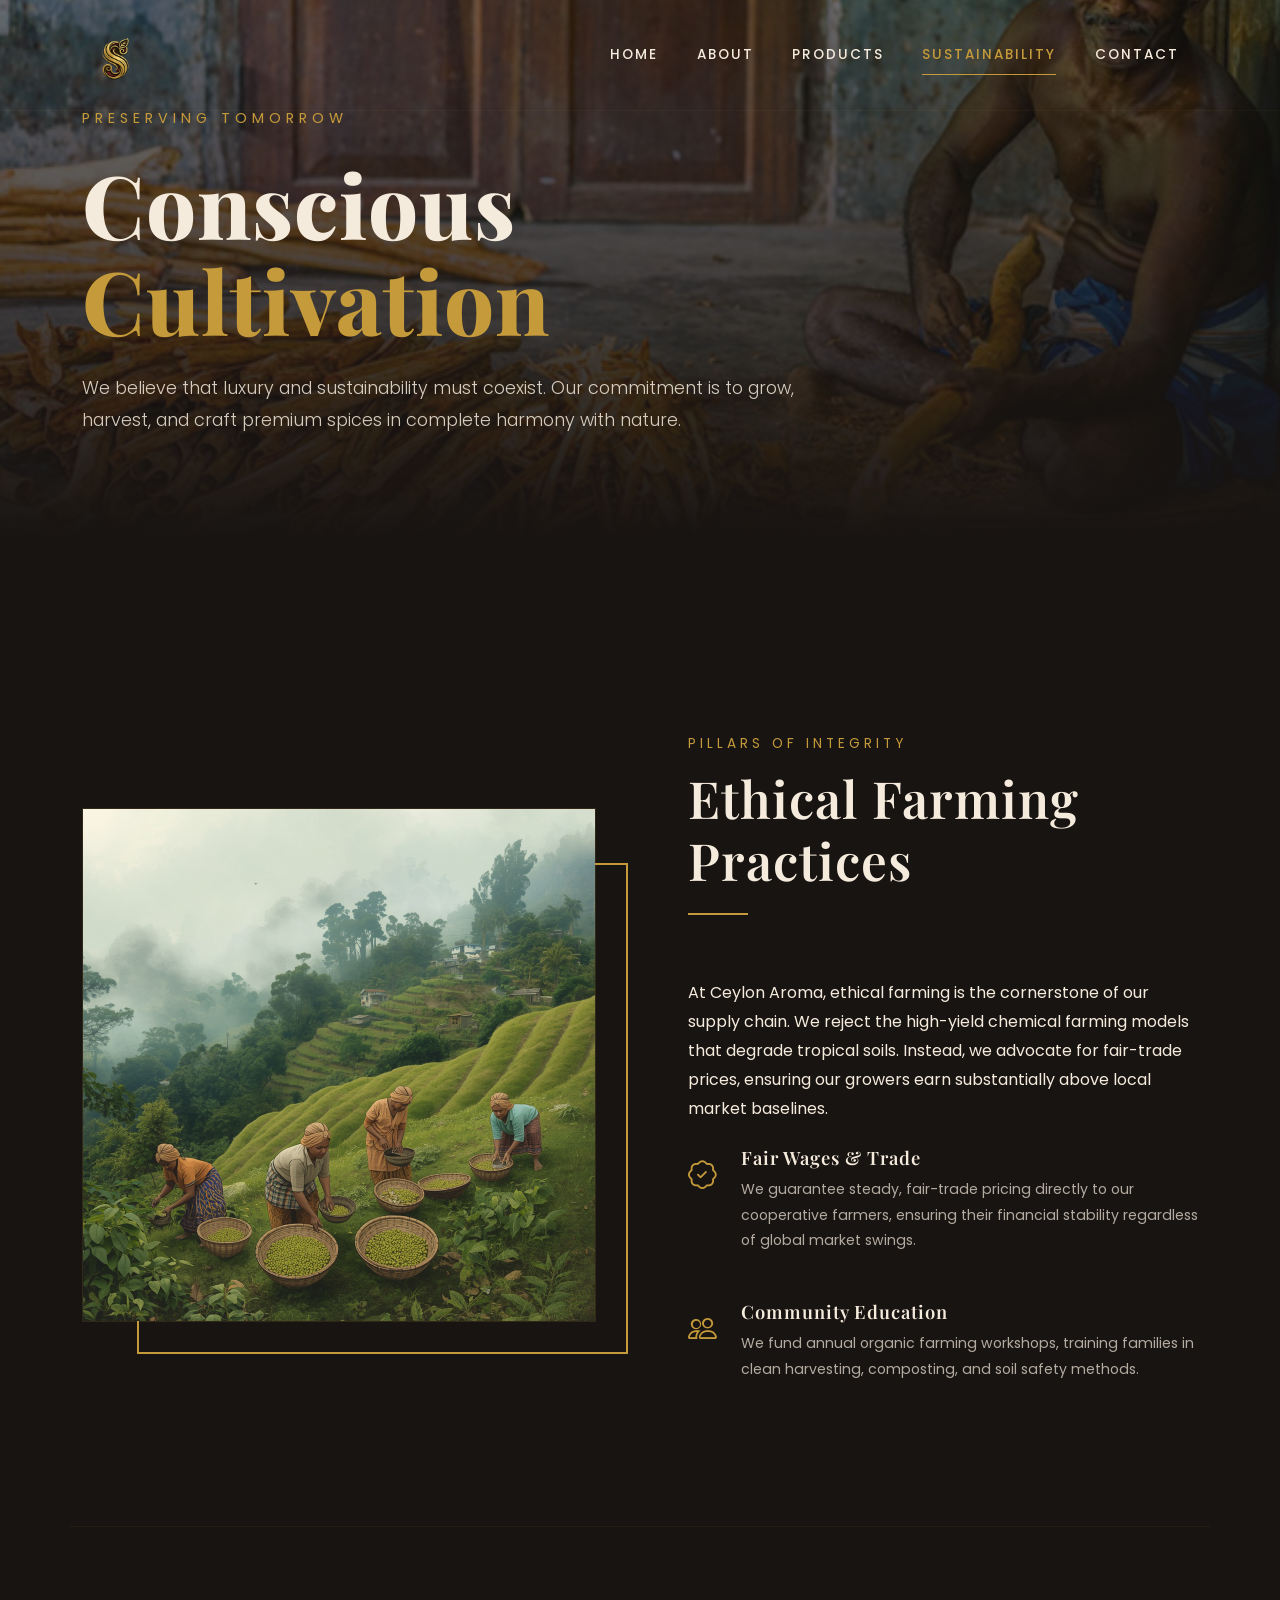
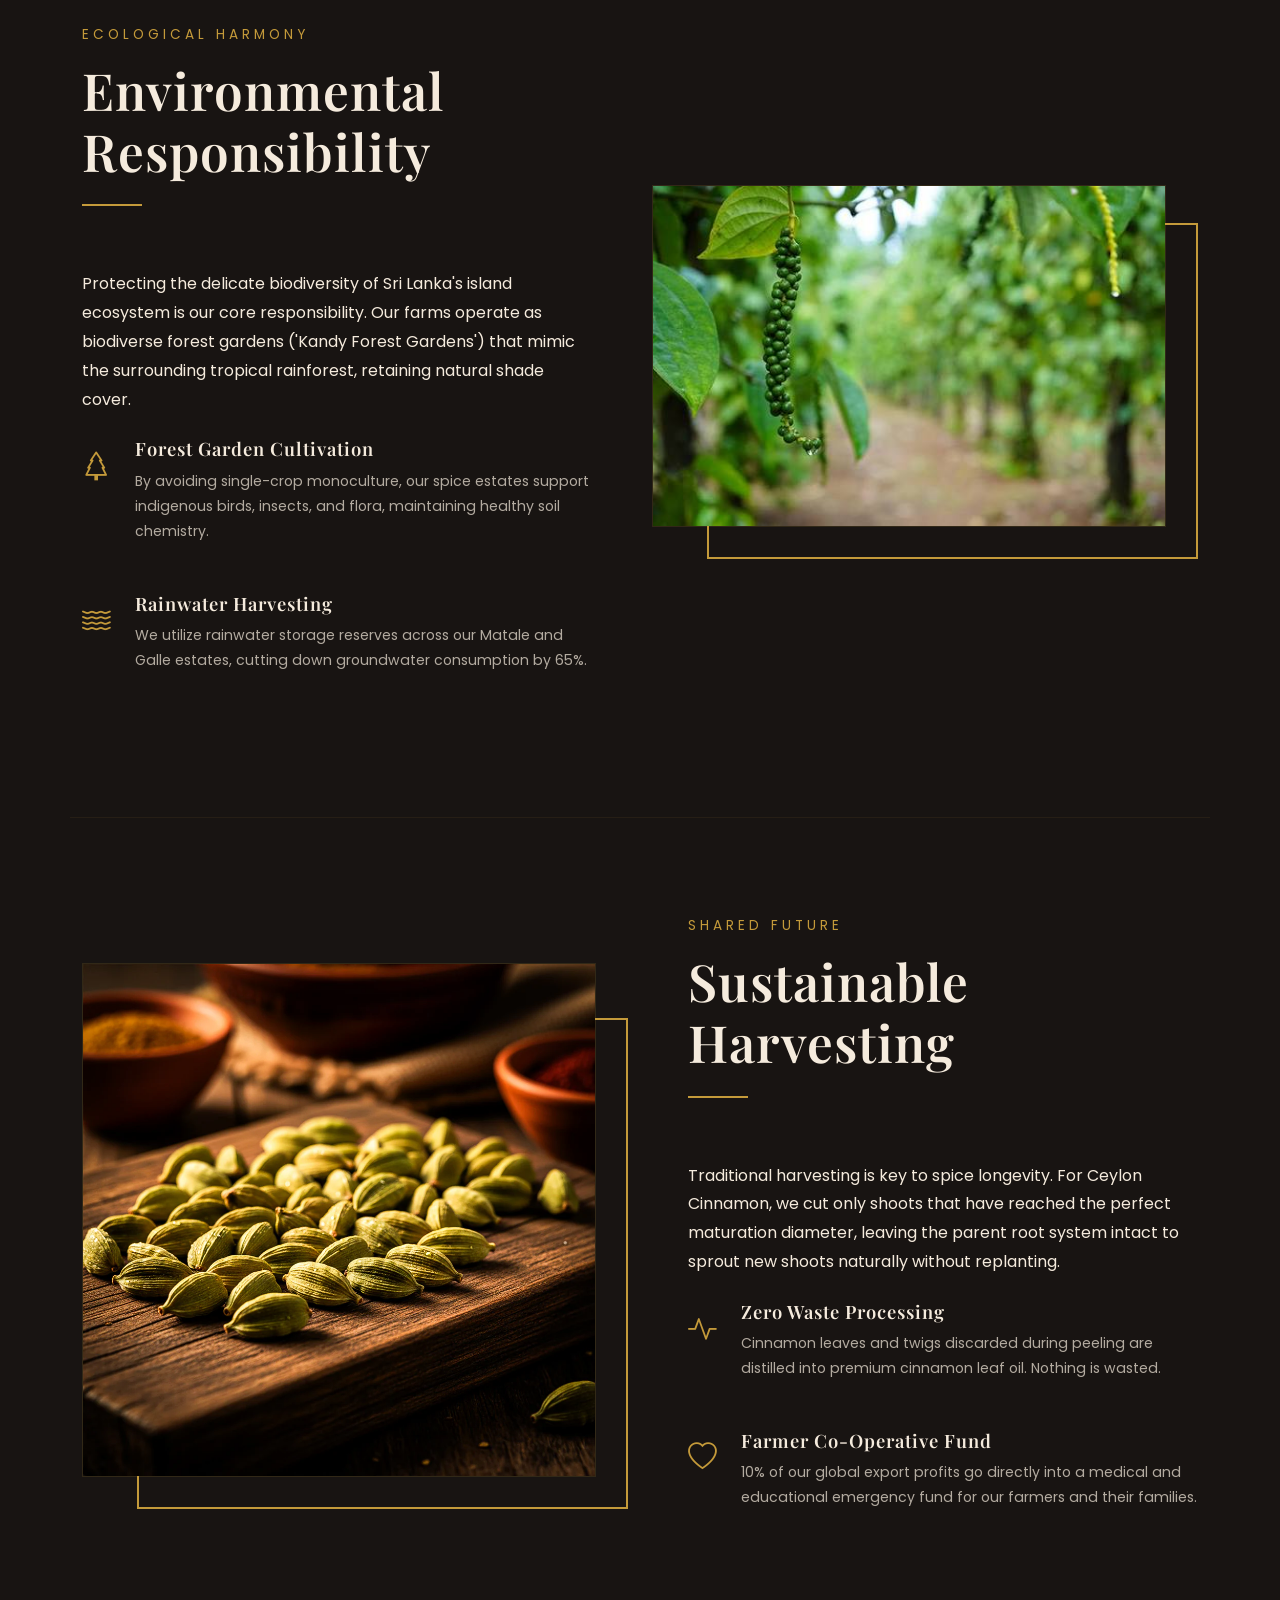
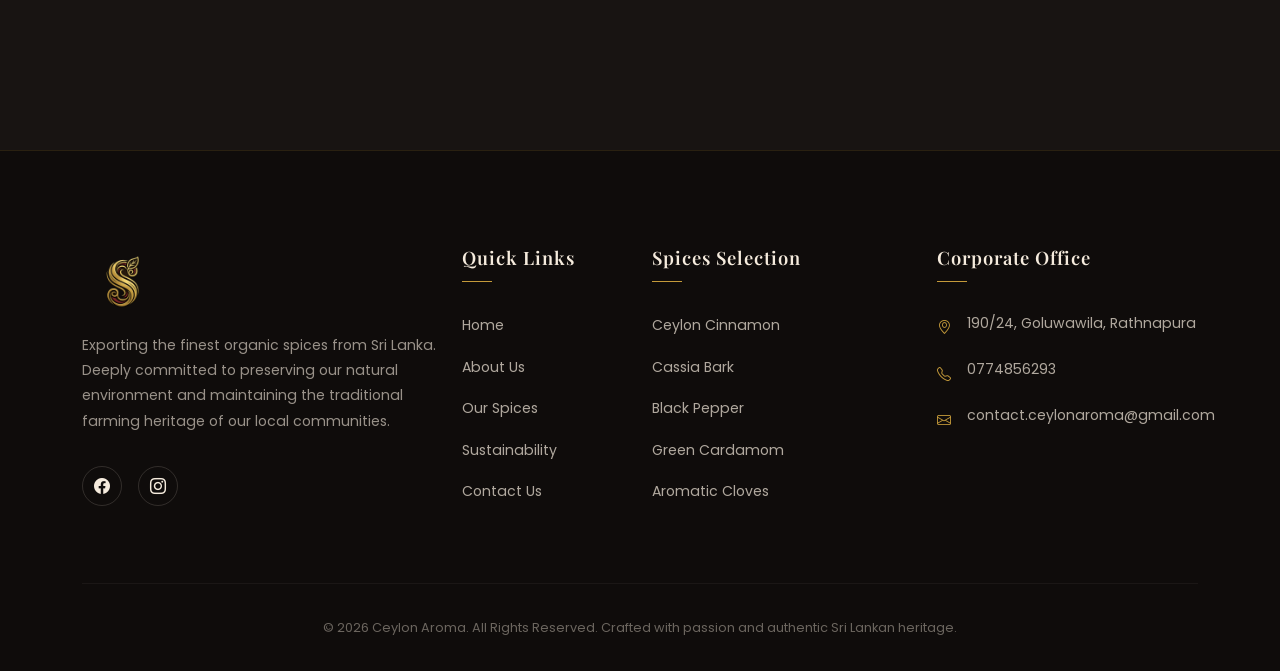
<file: CeylonAroma/sustainability.html>
<!DOCTYPE html>
<html lang="en">
<head>
    <meta charset="UTF-8">
    <meta name="viewport" content="width=device-width, initial-scale=1.0">
    <meta name="description" content="Sustainability | Ceylon Aroma. Discover our dedication to ethical farming, environmental responsibility, farmer partnerships, and sustainable harvesting in Sri Lanka.">
    <meta name="keywords" content="ethical farming Sri Lanka, organic spice sourcing, fair trade cinnamon Colombo, eco friendly agricultural exports">
    <title>Sustainability | Ceylon Aroma</title>
    
    <!-- Google Fonts Preconnect -->
    <link rel="preconnect" href="https://fonts.googleapis.com">
    <link rel="preconnect" href="https://fonts.gstatic.com" crossorigin>
    
    <!-- Bootstrap 5 CSS -->
    <link href="https://cdn.jsdelivr.net/npm/bootstrap@5.3.3/dist/css/bootstrap.min.css" rel="stylesheet">
    <!-- Bootstrap Icons -->
    <link href="https://cdn.jsdelivr.net/npm/bootstrap-icons@1.11.3/font/bootstrap-icons.min.css" rel="stylesheet">
    <!-- AOS Animation CSS -->
    <link href="https://unpkg.com/aos@2.3.1/dist/aos.css" rel="stylesheet">
    <!-- Custom CSS -->
    <link href="assets/css/style.css" rel="stylesheet">
</head>
<body>

    <!-- Preloader -->
    <div id="preloader">
        <div class="preloader-logo">
            <img src="assets/images/Logo.PNG" alt="Ceylon Aroma Logo" class="preloader-logo-img">
            <p class="text-gold text-uppercase tracking-wider small mb-0">The Essence of Sri Lankan Spices</p>
            <div class="preloader-spinner"></div>
        </div>
    </div>

    <!-- Navigation Bar -->
    <nav class="navbar navbar-expand-lg navbar-custom fixed-top scrolled">
        <div class="container">
            <a class="navbar-brand navbar-brand-luxury" href="index.html">
                <img src="assets/images/Logo.PNG" alt="Ceylon Aroma Logo">
            </a>
            <button class="navbar-toggler" type="button" data-bs-toggle="collapse" data-bs-target="#navbarContent" aria-controls="navbarContent" aria-expanded="false" aria-label="Toggle navigation">
                <span class="navbar-toggler-icon"></span>
            </button>
            <div class="collapse navbar-collapse" id="navbarContent">
                <ul class="navbar-nav ms-auto mb-2 mb-lg-0">
                    <li class="nav-item">
                        <a class="nav-link" href="index.html">Home</a>
                    </li>
                    <li class="nav-item">
                        <a class="nav-link" href="about.html">About</a>
                    </li>
                    <li class="nav-item">
                        <a class="nav-link" href="products.html">Products</a>
                    </li>
                    <li class="nav-item">
                        <a class="nav-link active" href="sustainability.html">Sustainability</a>
                    </li>
                    <li class="nav-item">
                        <a class="nav-link" href="contact.html">Contact</a>
                    </li>
                </ul>
            </div>
        </div>
    </nav>

    <!-- Subpage Hero Section -->
    <header class="hero-section sus-hero">
        <div class="hero-bg-wrapper">
            <img src="assets/images/traditional%20harvesting.jpg" alt="Traditional sustainable farmer in Sri Lanka" class="hero-bg">
        </div>
        <div class="hero-overlay"></div>
        <div class="container">
            <div class="row">
                <div class="col-lg-8 hero-content">
                    <span class="hero-tagline" data-aos="fade-up" data-aos-duration="1000">Preserving Tomorrow</span>
                    <h1 class="hero-title" data-aos="fade-up" data-aos-duration="1200" data-aos-delay="200">
                        Conscious <span class="gold-text">Cultivation</span>
                    </h1>
                    <p class="hero-desc mb-0" data-aos="fade-up" data-aos-duration="1400" data-aos-delay="400">
                        We believe that luxury and sustainability must coexist. Our commitment is to grow, harvest, and craft premium spices in complete harmony with nature.
                    </p>
                </div>
            </div>
        </div>
    </header>

    <!-- Sustainability Storytelling Sections -->
    <section class="storytelling-section py-5 my-5">
        <div class="container">
            
            <!-- Section 1: Ethical Farming -->
            <div class="row storytelling-row align-items-center">
                <div class="col-lg-6 mb-5 mb-lg-0" data-aos="fade-right" data-aos-duration="1000">
                    <div class="about-img-wrapper">
                        <img src="assets/images/Ethical%20spice%20harvesting.jpg" alt="Ethical spice harvesting" class="about-img">
                    </div>
                </div>
                <div class="col-lg-6 ps-lg-5" data-aos="fade-left" data-aos-duration="1000">
                    <div class="section-title-wrapper text-start">
                        <span class="section-subtitle">Pillars of Integrity</span>
                        <h2 class="section-title left-align">Ethical Farming Practices</h2>
                    </div>
                    <p class="mb-4">
                        At Ceylon Aroma, ethical farming is the cornerstone of our supply chain. We reject the high-yield chemical farming models that degrade tropical soils. Instead, we advocate for fair-trade prices, ensuring our growers earn substantially above local market baselines.
                    </p>
                    <div class="sus-icon-box">
                        <div class="sus-icon"><i class="bi bi-patch-check"></i></div>
                        <div>
                            <h5 class="sus-icon-title">Fair Wages & Trade</h5>
                            <p class="sus-icon-text">We guarantee steady, fair-trade pricing directly to our cooperative farmers, ensuring their financial stability regardless of global market swings.</p>
                        </div>
                    </div>
                    <div class="sus-icon-box">
                        <div class="sus-icon"><i class="bi bi-people"></i></div>
                        <div>
                            <h5 class="sus-icon-title">Community Education</h5>
                            <p class="sus-icon-text">We fund annual organic farming workshops, training families in clean harvesting, composting, and soil safety methods.</p>
                        </div>
                    </div>
                </div>
            </div>

            <!-- Section 2: Environmental Responsibility -->
            <div class="row storytelling-row align-items-center flex-lg-row-reverse">
                <div class="col-lg-6 mb-5 mb-lg-0" data-aos="fade-left" data-aos-duration="1000">
                    <div class="about-img-wrapper">
                        <img src="assets/images/Golden%20Tea%20&%20Spice%20Hills.jpg" alt="Lush Sri Lankan rainforest hills" class="about-img">
                    </div>
                </div>
                <div class="col-lg-6 pe-lg-5" data-aos="fade-right" data-aos-duration="1000">
                    <div class="section-title-wrapper text-start">
                        <span class="section-subtitle">Ecological Harmony</span>
                        <h2 class="section-title left-align">Environmental Responsibility</h2>
                    </div>
                    <p class="mb-4">
                        Protecting the delicate biodiversity of Sri Lanka's island ecosystem is our core responsibility. Our farms operate as biodiverse forest gardens ('Kandy Forest Gardens') that mimic the surrounding tropical rainforest, retaining natural shade cover.
                    </p>
                    <div class="sus-icon-box">
                        <div class="sus-icon"><i class="bi bi-tree"></i></div>
                        <div>
                            <h5 class="sus-icon-title">Forest Garden Cultivation</h5>
                            <p class="sus-icon-text">By avoiding single-crop monoculture, our spice estates support indigenous birds, insects, and flora, maintaining healthy soil chemistry.</p>
                        </div>
                    </div>
                    <div class="sus-icon-box">
                        <div class="sus-icon"><i class="bi bi-water"></i></div>
                        <div>
                            <h5 class="sus-icon-title">Rainwater Harvesting</h5>
                            <p class="sus-icon-text">We utilize rainwater storage reserves across our Matale and Galle estates, cutting down groundwater consumption by 65%.</p>
                        </div>
                    </div>
                </div>
            </div>

            <!-- Section 3: Farmer Partnerships & Sustainable Harvesting -->
            <div class="row storytelling-row align-items-center">
                <div class="col-lg-6 mb-5 mb-lg-0" data-aos="fade-right" data-aos-duration="1000">
                    <div class="about-img-wrapper">
                        <img src="assets/images/Selected%20Green%20Cardamom.jpg" alt="Hands holding organic spice seeds" class="about-img">
                    </div>
                </div>
                <div class="col-lg-6 ps-lg-5" data-aos="fade-left" data-aos-duration="1000">
                    <div class="section-title-wrapper text-start">
                        <span class="section-subtitle">Shared Future</span>
                        <h2 class="section-title left-align">Sustainable Harvesting</h2>
                    </div>
                    <p class="mb-4">
                        Traditional harvesting is key to spice longevity. For Ceylon Cinnamon, we cut only shoots that have reached the perfect maturation diameter, leaving the parent root system intact to sprout new shoots naturally without replanting.
                    </p>
                    <div class="sus-icon-box">
                        <div class="sus-icon"><i class="bi bi-activity"></i></div>
                        <div>
                            <h5 class="sus-icon-title">Zero Waste Processing</h5>
                            <p class="sus-icon-text">Cinnamon leaves and twigs discarded during peeling are distilled into premium cinnamon leaf oil. Nothing is wasted.</p>
                        </div>
                    </div>
                    <div class="sus-icon-box">
                        <div class="sus-icon"><i class="bi bi-heart"></i></div>
                        <div>
                            <h5 class="sus-icon-title">Farmer Co-Operative Fund</h5>
                            <p class="sus-icon-text">10% of our global export profits go directly into a medical and educational emergency fund for our farmers and their families.</p>
                        </div>
                    </div>
                </div>
            </div>

        </div>
    </section>

    <!-- Footer -->
    <footer class="footer-section">
        <div class="container">
            <div class="row g-4">
                <div class="col-lg-4 col-md-6">
                    <a class="footer-logo" href="index.html"><img src="assets/images/Logo.PNG" alt="Ceylon Aroma Logo"></a>
                    <p class="footer-about">
                        Exporting the finest organic spices from Sri Lanka. Deeply committed to preserving our natural environment and maintaining the traditional farming heritage of our local communities.
                    </p>
                    <div class="footer-social-links">
                        <a href="https://web.facebook.com/profile.php?id=61591123177286" target="_blank" class="footer-social-link"><i class="bi bi-facebook"></i></a>
                        <a href="https://www.instagram.com/ceylon_aroma.spices/" target="_blank" class="footer-social-link"><i class="bi bi-instagram"></i></a>
                    </div>
                </div>
                
                <div class="col-lg-2 col-md-6 col-6">
                    <h5 class="footer-title">Quick Links</h5>
                    <ul class="footer-links">
                        <li><a href="index.html">Home</a></li>
                        <li><a href="about.html">About Us</a></li>
                        <li><a href="products.html">Our Spices</a></li>
                        <li><a href="sustainability.html">Sustainability</a></li>
                        <li><a href="contact.html">Contact Us</a></li>
                    </ul>
                </div>

                <div class="col-lg-3 col-md-6 col-6">
                    <h5 class="footer-title">Spices Selection</h5>
                    <ul class="footer-links">
                        <li><a href="products.html">Ceylon Cinnamon</a></li>
                        <li><a href="products.html">Cassia Bark</a></li>
                        <li><a href="products.html">Black Pepper</a></li>
                        <li><a href="products.html">Green Cardamom</a></li>
                        <li><a href="products.html">Aromatic Cloves</a></li>
                    </ul>
                </div>

                <div class="col-lg-3 col-md-6">
                    <h5 class="footer-title">Corporate Office</h5>
                    <ul class="footer-contact-info">
                        <li>
                            <i class="bi bi-geo-alt"></i>
                            <span>190/24, Goluwawila, Rathnapura</span>
                        </li>
                        <li>
                            <i class="bi bi-telephone"></i>
                            <span>0774856293</span>
                        </li>
                        <li>
                            <i class="bi bi-envelope"></i>
                            <span>contact.ceylonaroma@gmail.com</span>
                        </li>
                    </ul>
                </div>
            </div>
            
            <div class="footer-bottom text-center">
                <p>&copy; 2026 Ceylon Aroma. All Rights Reserved. Crafted with passion and authentic Sri Lankan heritage.</p>
            </div>
        </div>
    </footer>

    <!-- Back to Top Button -->
    <div id="backToTop" class="back-to-top">
        <i class="bi bi-arrow-up"></i>
    </div>

    <!-- Bootstrap 5 JS Bundle -->
    <script src="https://cdn.jsdelivr.net/npm/bootstrap@5.3.3/dist/js/bootstrap.bundle.min.js"></script>
    <!-- AOS Animation JS -->
    <script src="https://unpkg.com/aos@2.3.1/dist/aos.js"></script>
    <!-- Custom JS -->
    <script src="assets/js/main.js"></script>
    
    <!-- Initialize AOS -->
    <script>
        AOS.init({
            once: true,
            mirror: false
        });
    </script>
</body>
</html>
</file>
<file: CeylonAroma/assets/css/style.css>
/* ==========================================================================
   CEYLON AROMA - PREMIUM LUXURY STYLESHEET
   ========================================================================== */

/* Google Fonts Import */
@import url('https://fonts.googleapis.com/css2?family=Playfair+Display:ital,wght@0,400..900;1,400..900&family=Poppins:ital,wght@0,100;0,200;0,300;0,400;0,500;0,600;0,700;0,800;0,900;1,100;1,200;1,300;1,400;1,500;1,600;1,700;1,800;1,900&display=swap');

:root {
    /* Brand Color Palette */
    --primary-bg: #181412;
    --dark-brown: #3B2618;
    --burgundy: #7A2E2E;
    --gold: #C49A3A;
    --cream: #F5EBDD;
    
    /* RGB values for transparent overlays */
    --primary-bg-rgb: 24, 20, 18;
    --dark-brown-rgb: 59, 38, 24;
    --burgundy-rgb: 122, 46, 46;
    --gold-rgb: 196, 154, 58;
    --cream-rgb: 245, 235, 221;

    /* Fonts */
    --font-heading: 'Playfair Display', serif;
    --font-body: 'Poppins', sans-serif;
    
    /* Transitions */
    --transition-smooth: all 0.5s cubic-bezier(0.25, 0.8, 0.25, 1);
    --transition-fast: all 0.3s ease;
}

/* Reset & Base Styles */
html {
    scroll-behavior: smooth;
}

body {
    background-color: var(--primary-bg);
    color: var(--cream);
    font-family: var(--font-body);
    overflow-x: hidden;
    line-height: 1.8;
}

/* Custom Scrollbar */
::-webkit-scrollbar {
    width: 8px;
}
::-webkit-scrollbar-track {
    background: var(--primary-bg);
}
::-webkit-scrollbar-thumb {
    background: var(--gold);
    border-radius: 4px;
}
::-webkit-scrollbar-thumb:hover {
    background: var(--burgundy);
}

/* Typography & Headings */
h1, h2, h3, h4, h5, h6, .luxury-heading {
    font-family: var(--font-heading);
    color: var(--cream);
    font-weight: 600;
    letter-spacing: 1px;
}

.gold-text {
    color: var(--gold);
}

.section-title-wrapper {
    margin-bottom: 4rem;
    position: relative;
}

.section-subtitle {
    font-family: var(--font-body);
    font-size: 0.85rem;
    text-transform: uppercase;
    letter-spacing: 4px;
    color: var(--gold);
    margin-bottom: 0.75rem;
    display: block;
}

.section-title {
    font-size: 2.5rem;
    position: relative;
    padding-bottom: 1.5rem;
}

@media (min-width: 768px) {
    .section-title {
        font-size: 3.2rem;
    }
}

.section-title::after {
    content: '';
    position: absolute;
    bottom: 0;
    left: 50%;
    transform: translateX(-50%);
    width: 60px;
    height: 2px;
    background: var(--gold);
}

.section-title.left-align::after {
    left: 0;
    transform: none;
}

/* Global Buttons styling */
.btn-luxury {
    background-color: transparent;
    color: var(--cream);
    border: 1px solid var(--gold);
    font-family: var(--font-body);
    font-size: 0.85rem;
    font-weight: 500;
    letter-spacing: 2px;
    text-transform: uppercase;
    padding: 0.9rem 2.2rem;
    border-radius: 0;
    position: relative;
    z-index: 1;
    overflow: hidden;
    transition: var(--transition-smooth);
}

.btn-luxury::before {
    content: '';
    position: absolute;
    top: 0;
    left: 0;
    width: 0;
    height: 100%;
    background-color: var(--gold);
    z-index: -1;
    transition: var(--transition-smooth);
}

.btn-luxury:hover {
    color: var(--primary-bg);
    border-color: var(--gold);
}

.btn-luxury:hover::before {
    width: 100%;
}

.btn-luxury-solid {
    background-color: var(--gold);
    color: var(--primary-bg);
    border: 1px solid var(--gold);
    font-family: var(--font-body);
    font-size: 0.85rem;
    font-weight: 600;
    letter-spacing: 2px;
    text-transform: uppercase;
    padding: 0.9rem 2.2rem;
    border-radius: 0;
    transition: var(--transition-smooth);
}

.btn-luxury-solid:hover {
    background-color: transparent;
    color: var(--gold);
    border-color: var(--gold);
}

/* Page Preloader */
#preloader {
    position: fixed;
    top: 0;
    left: 0;
    width: 100%;
    height: 100%;
    background-color: var(--primary-bg);
    z-index: 9999;
    display: flex;
    justify-content: center;
    align-items: center;
    transition: opacity 0.6s ease, visibility 0.6s ease;
}

.preloader-logo {
    text-align: center;
}

.preloader-logo h2 {
    font-size: 2.2rem;
    margin-bottom: 0.5rem;
    animation: pulseLogo 2s infinite ease-in-out;
}

.preloader-logo-img {
    height: 60px;
    width: auto;
    object-fit: contain;
    margin-bottom: 1rem;
    animation: pulseLogo 2s infinite ease-in-out;
}

.preloader-spinner {
    width: 40px;
    height: 40px;
    border: 2px solid rgba(196, 154, 58, 0.1);
    border-top: 2px solid var(--gold);
    border-radius: 50%;
    margin: 1.5rem auto 0;
    animation: spinSpinner 1s linear infinite;
}

@keyframes pulseLogo {
    0%, 100% { opacity: 0.4; }
    50% { opacity: 1; }
}

@keyframes spinSpinner {
    0% { transform: rotate(0deg); }
    100% { transform: rotate(360deg); }
}

/* Navigation Bar */
.navbar-custom {
    padding: 1.5rem 0;
    transition: var(--transition-smooth);
    z-index: 1030;
    border-bottom: 1px solid rgba(196, 154, 58, 0.05);
}

.navbar-custom.scrolled {
    padding: 0.9rem 0;
    background-color: rgba(24, 20, 18, 0.92) !important;
    backdrop-filter: blur(15px);
    -webkit-backdrop-filter: blur(15px);
    border-bottom: 1px solid rgba(196, 154, 58, 0.15);
    box-shadow: 0 4px 30px rgba(0, 0, 0, 0.5);
}

.navbar-brand-luxury {
    font-family: var(--font-heading);
    font-size: 1.8rem;
    font-weight: 700;
    color: var(--cream) !important;
    letter-spacing: 2px;
    transition: var(--transition-fast);
}

.navbar-brand-luxury span {
    color: var(--gold);
}

.navbar-brand-luxury img {
    height: 45px;
    width: auto;
    object-fit: contain;
    vertical-align: middle;
    transition: var(--transition-fast);
}

.navbar-custom .nav-link {
    font-family: var(--font-body);
    font-size: 0.85rem;
    font-weight: 500;
    text-transform: uppercase;
    letter-spacing: 2px;
    color: var(--cream) !important;
    padding: 0.5rem 1.2rem !important;
    position: relative;
    transition: var(--transition-fast);
}

.navbar-custom .nav-link::after {
    content: '';
    position: absolute;
    bottom: 0;
    left: 1.2rem;
    width: 0;
    height: 1.5px;
    background-color: var(--gold);
    transition: var(--transition-fast);
}

.navbar-custom .nav-link:hover::after,
.navbar-custom .nav-link.active::after {
    width: calc(100% - 2.4rem);
}

.navbar-custom .nav-link:hover,
.navbar-custom .nav-link.active {
    color: var(--gold) !important;
}

.navbar-toggler {
    border-color: rgba(196, 154, 58, 0.3);
    padding: 0.4rem 0.6rem;
    border-radius: 0;
}

.navbar-toggler:focus {
    box-shadow: none;
}

.navbar-toggler-icon {
    filter: invert(72%) sepia(21%) saturate(1514%) hue-rotate(5deg) brightness(88%) contrast(83%);
}

/* Hero Section */
.hero-section {
    position: relative;
    height: 100vh;
    min-height: 600px;
    display: flex;
    align-items: center;
    overflow: hidden;
    z-index: 1;
}

.hero-bg-wrapper {
    position: absolute;
    top: 0;
    left: 0;
    width: 100%;
    height: 100%;
    z-index: -2;
    overflow: hidden;
}

.hero-bg {
    width: 100%;
    height: 100%;
    object-fit: cover;
    transform: scale(1.05);
    animation: zoomBackground 20s ease-out infinite alternate;
}

.hero-overlay {
    position: absolute;
    top: 0;
    left: 0;
    width: 100%;
    height: 100%;
    background: linear-gradient(180deg, 
                rgba(24, 20, 18, 0.6) 0%, 
                rgba(24, 20, 18, 0.8) 60%, 
                rgba(24, 20, 18, 1) 100%);
    z-index: -1;
}

@keyframes zoomBackground {
    0% { transform: scale(1.05); }
    100% { transform: scale(1.15); }
}

.hero-content {
    max-width: 800px;
}

.hero-tagline {
    font-size: 0.9rem;
    text-transform: uppercase;
    letter-spacing: 5px;
    color: var(--gold);
    display: inline-block;
    margin-bottom: 1.5rem;
}

.hero-title {
    font-size: 3.5rem;
    font-weight: 800;
    line-height: 1.1;
    margin-bottom: 1.5rem;
}

@media (min-width: 768px) {
    .hero-title {
        font-size: 5.5rem;
    }
}

.hero-desc {
    font-size: 1.1rem;
    color: rgba(245, 235, 221, 0.85);
    margin-bottom: 2.5rem;
    font-weight: 300;
}

/* About Us Section (Home) */
.about-section {
    padding: 8rem 0;
    position: relative;
}

.about-img-wrapper {
    position: relative;
    padding-right: 2rem;
    padding-bottom: 2rem;
}

.about-img {
    width: 100%;
    height: auto;
    border: 1px solid rgba(196, 154, 58, 0.15);
    position: relative;
    z-index: 2;
    transition: var(--transition-smooth);
}

.about-img-wrapper::after {
    content: '';
    position: absolute;
    bottom: 0;
    right: 0;
    width: 90%;
    height: 90%;
    border: 2px solid var(--gold);
    z-index: 1;
    transition: var(--transition-smooth);
}

.about-img-wrapper:hover .about-img {
    transform: translate(-10px, -10px);
}

.about-img-wrapper:hover::after {
    transform: translate(10px, 10px);
}

/* Featured Products / Cards */
.products-section {
    padding: 8rem 0;
    background-color: #1e1917;
}

.product-card {
    background-color: var(--dark-brown);
    border: 1px solid rgba(196, 154, 58, 0.15);
    border-radius: 0;
    overflow: hidden;
    position: relative;
    height: 100%;
    transition: var(--transition-smooth);
    box-shadow: 0 10px 30px rgba(0,0,0,0.3);
}

.product-img-wrapper {
    overflow: hidden;
    position: relative;
    aspect-ratio: 1;
}

.product-img {
    width: 100%;
    height: 100%;
    object-fit: cover;
    transition: var(--transition-smooth);
}

.product-card:hover .product-img {
    transform: scale(1.1);
}

.product-badge {
    position: absolute;
    top: 1rem;
    right: 1rem;
    background-color: var(--gold);
    color: var(--primary-bg);
    font-family: var(--font-body);
    font-size: 0.7rem;
    font-weight: 600;
    text-transform: uppercase;
    letter-spacing: 1px;
    padding: 0.4rem 0.8rem;
    z-index: 2;
}

.product-info {
    padding: 2rem 1.5rem;
    text-align: center;
    position: relative;
    z-index: 2;
}

.product-category {
    font-size: 0.75rem;
    text-transform: uppercase;
    letter-spacing: 2px;
    color: var(--gold);
    margin-bottom: 0.5rem;
    display: block;
}

.product-name {
    font-size: 1.4rem;
    margin-bottom: 0.75rem;
    transition: var(--transition-fast);
}

.product-desc {
    font-size: 0.85rem;
    color: rgba(245, 235, 221, 0.7);
    margin-bottom: 1.5rem;
}

.product-card::before {
    content: '';
    position: absolute;
    top: 0;
    left: 0;
    width: 100%;
    height: 100%;
    border: 1px solid transparent;
    transition: var(--transition-smooth);
    z-index: 3;
    pointer-events: none;
}

.product-card:hover {
    transform: translateY(-10px);
    box-shadow: 0 15px 40px rgba(196, 154, 58, 0.15);
}

.product-card:hover::before {
    border-color: var(--gold);
    transform: scale(0.97);
}

.product-card:hover .product-name {
    color: var(--gold);
}

/* Why Choose Us Section */
.why-section {
    padding: 8rem 0;
    position: relative;
}

.why-card {
    background-color: rgba(59, 38, 24, 0.4);
    border: 1px solid rgba(196, 154, 58, 0.1);
    padding: 3rem 2rem;
    text-align: center;
    height: 100%;
    transition: var(--transition-smooth);
    position: relative;
    overflow: hidden;
}

.why-icon-wrapper {
    width: 70px;
    height: 70px;
    line-height: 70px;
    margin: 0 auto 1.5rem;
    border: 1px solid var(--gold);
    border-radius: 50%;
    color: var(--gold);
    font-size: 1.8rem;
    transition: var(--transition-smooth);
}

.why-card h4 {
    font-size: 1.3rem;
    margin-bottom: 1rem;
    transition: var(--transition-fast);
}

.why-card p {
    font-size: 0.88rem;
    color: rgba(245, 235, 221, 0.7);
    margin-bottom: 0;
}

.why-card:hover {
    transform: translateY(-8px);
    background-color: rgba(59, 38, 24, 0.7);
    box-shadow: 0 10px 30px rgba(196, 154, 58, 0.08);
    border-color: var(--gold);
}

.why-card:hover .why-icon-wrapper {
    background-color: var(--gold);
    color: var(--primary-bg);
}

.why-card:hover h4 {
    color: var(--gold);
}

/* Statistics Section */
.stats-section {
    padding: 6rem 0;
    background: linear-gradient(rgba(24, 20, 18, 0.85), rgba(24, 20, 18, 0.85)), url('../images/hero_plantation.png') no-repeat center center/cover;
    background-attachment: fixed;
    border-top: 1px solid rgba(196, 154, 58, 0.15);
    border-bottom: 1px solid rgba(196, 154, 58, 0.15);
}

.stat-item {
    text-align: center;
    padding: 2rem;
}

.stat-number {
    font-family: var(--font-heading);
    font-size: 3.5rem;
    font-weight: 700;
    color: var(--gold);
    margin-bottom: 0.5rem;
    display: block;
}

.stat-label {
    font-family: var(--font-body);
    font-size: 0.85rem;
    text-transform: uppercase;
    letter-spacing: 2px;
    color: var(--cream);
}

/* Testimonial / Reviews Section */
.testimonials-section {
    padding: 8rem 0;
    background-color: #1e1917;
}

.testimonial-carousel {
    max-width: 800px;
    margin: 0 auto;
}

.testimonial-card {
    background-color: rgba(24, 20, 18, 0.6);
    backdrop-filter: blur(10px);
    -webkit-backdrop-filter: blur(10px);
    border: 1px solid rgba(196, 154, 58, 0.15);
    padding: 3rem 2.5rem;
    text-align: center;
    margin: 1rem auto;
    position: relative;
}

.testimonial-card::after {
    content: '"';
    position: absolute;
    top: 10px;
    left: 20px;
    font-family: var(--font-heading);
    font-size: 8rem;
    color: rgba(196, 154, 58, 0.08);
    line-height: 1;
}

.star-rating {
    color: var(--gold);
    margin-bottom: 1.5rem;
    font-size: 0.9rem;
}

.testimonial-text {
    font-family: var(--font-heading);
    font-style: italic;
    font-size: 1.25rem;
    color: var(--cream);
    line-height: 1.8;
    margin-bottom: 2rem;
}

.testimonial-author {
    font-family: var(--font-body);
    font-weight: 600;
    text-transform: uppercase;
    letter-spacing: 2px;
    color: var(--gold);
    font-size: 0.85rem;
    margin-bottom: 0.2rem;
}

.testimonial-role {
    font-family: var(--font-body);
    font-size: 0.75rem;
    color: rgba(245, 235, 221, 0.55);
}

.carousel-indicators [data-bs-target] {
    width: 8px;
    height: 8px;
    border-radius: 50%;
    background-color: rgba(196, 154, 58, 0.3);
    border: 0;
    margin: 0 6px;
    transition: var(--transition-fast);
}

.carousel-indicators .active {
    background-color: var(--gold);
    width: 24px;
    border-radius: 4px;
}

/* Gallery Section (Masonry) */
.gallery-section {
    padding: 8rem 0;
}

.gallery-grid {
    display: grid;
    grid-template-columns: repeat(1, 1fr);
    grid-gap: 1.5rem;
}

@media (min-width: 576px) {
    .gallery-grid {
        grid-template-columns: repeat(2, 1fr);
    }
}

@media (min-width: 992px) {
    .gallery-grid {
        grid-template-columns: repeat(3, 1fr);
    }
}

.gallery-item {
    position: relative;
    overflow: hidden;
    aspect-ratio: 1;
    border: 1px solid rgba(196, 154, 58, 0.1);
    cursor: pointer;
}

.gallery-item.wide {
    @media (min-width: 992px) {
        grid-column: span 2;
        aspect-ratio: 2 / 1;
    }
}

.gallery-item.tall {
    @media (min-width: 992px) {
        grid-row: span 2;
        aspect-ratio: 1 / 2;
    }
}

.gallery-img {
    width: 100%;
    height: 100%;
    object-fit: cover;
    transition: var(--transition-smooth);
}

.gallery-overlay {
    position: absolute;
    top: 0;
    left: 0;
    width: 100%;
    height: 100%;
    background-color: rgba(24, 20, 18, 0.8);
    display: flex;
    flex-direction: column;
    justify-content: center;
    align-items: center;
    opacity: 0;
    transition: var(--transition-smooth);
    z-index: 2;
    padding: 2rem;
    text-align: center;
}

.gallery-item:hover .gallery-img {
    transform: scale(1.1);
}

.gallery-item:hover .gallery-overlay {
    opacity: 1;
}

.gallery-title {
    font-size: 1.3rem;
    margin-bottom: 0.5rem;
    transform: translateY(20px);
    transition: var(--transition-smooth);
}

.gallery-subtitle {
    font-size: 0.75rem;
    text-transform: uppercase;
    letter-spacing: 2px;
    color: var(--gold);
    transform: translateY(20px);
    transition: var(--transition-smooth);
    transition-delay: 0.1s;
}

.gallery-item:hover .gallery-title,
.gallery-item:hover .gallery-subtitle {
    transform: translateY(0);
}

/* Lightbox Modal */
.lightbox-modal .modal-content {
    background-color: rgba(24, 20, 18, 0.95);
    border: 1px solid var(--gold);
    border-radius: 0;
}

.lightbox-modal .btn-close {
    filter: invert(1);
    position: absolute;
    top: 1rem;
    right: 1rem;
    z-index: 10;
}

.lightbox-image {
    max-height: 80vh;
    object-fit: contain;
    width: 100%;
}

.lightbox-caption {
    text-align: center;
    padding: 1rem;
    font-family: var(--font-heading);
    color: var(--cream);
    border-top: 1px solid rgba(196, 154, 58, 0.15);
    margin-top: 0.5rem;
}

/* Sustainability Page Specific Styles */
.sus-hero {
    height: 60vh;
    min-height: 400px;
}

.storytelling-row {
    padding: 6rem 0;
    border-bottom: 1px solid rgba(196, 154, 58, 0.08);
}

.storytelling-row:last-child {
    border-bottom: none;
}

.sus-icon-box {
    display: flex;
    align-items: flex-start;
    margin-bottom: 2rem;
}

.sus-icon {
    font-size: 1.8rem;
    color: var(--gold);
    margin-right: 1.5rem;
    margin-top: 0.2rem;
}

.sus-icon-title {
    font-size: 1.15rem;
    margin-bottom: 0.5rem;
}

.sus-icon-text {
    font-size: 0.88rem;
    color: rgba(245, 235, 221, 0.7);
}

/* Contact Page Specific Styles */
.contact-hero {
    height: 50vh;
    min-height: 350px;
}

.contact-card-info {
    background-color: var(--dark-brown);
    border: 1px solid rgba(196, 154, 58, 0.15);
    padding: 3rem 2rem;
    height: 100%;
}

.contact-info-item {
    display: flex;
    align-items: center;
    margin-bottom: 2rem;
}

.contact-info-icon {
    width: 50px;
    height: 50px;
    line-height: 50px;
    text-align: center;
    border: 1px solid var(--gold);
    color: var(--gold);
    font-size: 1.3rem;
    margin-right: 1.5rem;
    border-radius: 50%;
    flex-shrink: 0;
}

.contact-info-content h5 {
    font-size: 0.85rem;
    text-transform: uppercase;
    letter-spacing: 2px;
    color: var(--gold);
    margin-bottom: 0.3rem;
}

.contact-info-content p {
    margin-bottom: 0;
    font-size: 0.95rem;
    color: var(--cream);
}

.contact-info-content a {
    color: var(--cream);
    text-decoration: none;
    transition: var(--transition-fast);
}

.contact-info-content a:hover {
    color: var(--gold);
}

/* Luxury Contact Form */
.contact-form-wrapper {
    background-color: rgba(59, 38, 24, 0.2);
    border: 1px solid rgba(196, 154, 58, 0.1);
    padding: 3rem 2.5rem;
}

.form-control-luxury {
    background-color: transparent;
    border: none;
    border-bottom: 1px solid rgba(245, 235, 221, 0.25);
    border-radius: 0;
    color: var(--cream) !important;
    padding: 0.75rem 0.5rem;
    font-size: 0.9rem;
    transition: var(--transition-fast);
    font-family: var(--font-body);
}

.form-control-luxury:focus {
    background-color: transparent;
    box-shadow: none;
    border-bottom-color: var(--gold);
}

.form-control-luxury::placeholder {
    color: rgba(245, 235, 221, 0.4);
}

.form-label-luxury {
    font-size: 0.75rem;
    text-transform: uppercase;
    letter-spacing: 2px;
    color: var(--gold);
    font-weight: 500;
    margin-bottom: 0.5rem;
}

.form-group-luxury {
    margin-bottom: 2rem;
    position: relative;
}

.invalid-feedback {
    font-size: 0.75rem;
    color: #ff6b6b;
    position: absolute;
    bottom: -1.4rem;
    left: 0.5rem;
}

.map-container {
    width: 100%;
    height: 450px;
    border: 1px solid rgba(196, 154, 58, 0.15);
}

.map-container iframe {
    width: 100%;
    height: 100%;
    border: 0;
    filter: invert(90%) hue-rotate(180deg) brightness(95%) contrast(90%); /* Dark map theme */
}

/* Footer Section */
.footer-section {
    background-color: #0f0c0b;
    border-top: 1px solid rgba(196, 154, 58, 0.15);
    padding: 6rem 0 2rem;
}

.footer-logo {
    font-family: var(--font-heading);
    font-size: 2rem;
    font-weight: 700;
    color: var(--cream);
    letter-spacing: 2px;
    margin-bottom: 1.5rem;
    display: inline-block;
}

.footer-logo span {
    color: var(--gold);
}

.footer-logo img {
    height: 55px;
    width: auto;
    object-fit: contain;
    transition: var(--transition-fast);
}

.footer-about {
    font-size: 0.88rem;
    color: rgba(245, 235, 221, 0.6);
    margin-bottom: 2rem;
}

.footer-social-links {
    display: flex;
    gap: 1rem;
}

.footer-social-link {
    width: 40px;
    height: 40px;
    line-height: 40px;
    text-align: center;
    border: 1px solid rgba(245, 235, 221, 0.15);
    color: var(--cream);
    border-radius: 50%;
    transition: var(--transition-fast);
}

.footer-social-link:hover {
    border-color: var(--gold);
    color: var(--gold);
    transform: translateY(-3px);
}

.footer-title {
    font-size: 1.15rem;
    font-weight: 600;
    margin-bottom: 1.8rem;
    position: relative;
    padding-bottom: 0.8rem;
}

.footer-title::after {
    content: '';
    position: absolute;
    bottom: 0;
    left: 0;
    width: 30px;
    height: 1.5px;
    background-color: var(--gold);
}

.footer-links {
    list-style: none;
    padding: 0;
    margin: 0;
}

.footer-links li {
    margin-bottom: 0.8rem;
}

.footer-links a {
    color: rgba(245, 235, 221, 0.7);
    text-decoration: none;
    font-size: 0.88rem;
    transition: var(--transition-fast);
}

.footer-links a:hover {
    color: var(--gold);
    padding-left: 5px;
}

.footer-contact-info {
    list-style: none;
    padding: 0;
    margin: 0;
}

.footer-contact-info li {
    margin-bottom: 1rem;
    font-size: 0.88rem;
    color: rgba(245, 235, 221, 0.7);
    display: flex;
    align-items: flex-start;
}

.footer-contact-info i {
    color: var(--gold);
    margin-right: 1rem;
    margin-top: 0.3rem;
}

.footer-bottom {
    border-top: 1px solid rgba(245, 235, 221, 0.05);
    margin-top: 4rem;
    padding-top: 2rem;
}

.footer-bottom p {
    font-size: 0.8rem;
    color: rgba(245, 235, 221, 0.4);
    margin-bottom: 0;
}

/* Back To Top Button */
.back-to-top {
    position: fixed;
    bottom: 2rem;
    right: 2rem;
    width: 45px;
    height: 45px;
    line-height: 45px;
    text-align: center;
    background-color: var(--dark-brown);
    border: 1px solid var(--gold);
    color: var(--gold);
    z-index: 99;
    cursor: pointer;
    opacity: 0;
    visibility: hidden;
    transition: var(--transition-smooth);
}

.back-to-top.show {
    opacity: 1;
    visibility: visible;
}

.back-to-top:hover {
    background-color: var(--gold);
    color: var(--primary-bg);
    transform: translateY(-5px);
}

/* Page Transitions */
.fade-in-page {
    animation: fadeInPageAnimation 0.8s ease-out forwards;
}

@keyframes fadeInPageAnimation {
    0% { opacity: 0; transform: translateY(15px); }
    100% { opacity: 1; transform: translateY(0); }
}

/* Form Success Modal */
.success-modal .modal-content {
    background-color: var(--dark-brown);
    border: 1px solid var(--gold);
    border-radius: 0;
    color: var(--cream);
    text-align: center;
    padding: 2rem;
}

.success-icon {
    font-size: 3.5rem;
    color: var(--gold);
    margin-bottom: 1.5rem;
}

/* CSS Parallax Utility */
.parallax-bg {
    background-attachment: fixed;
    background-position: center;
    background-repeat: no-repeat;
    background-size: cover;
}
</file>
